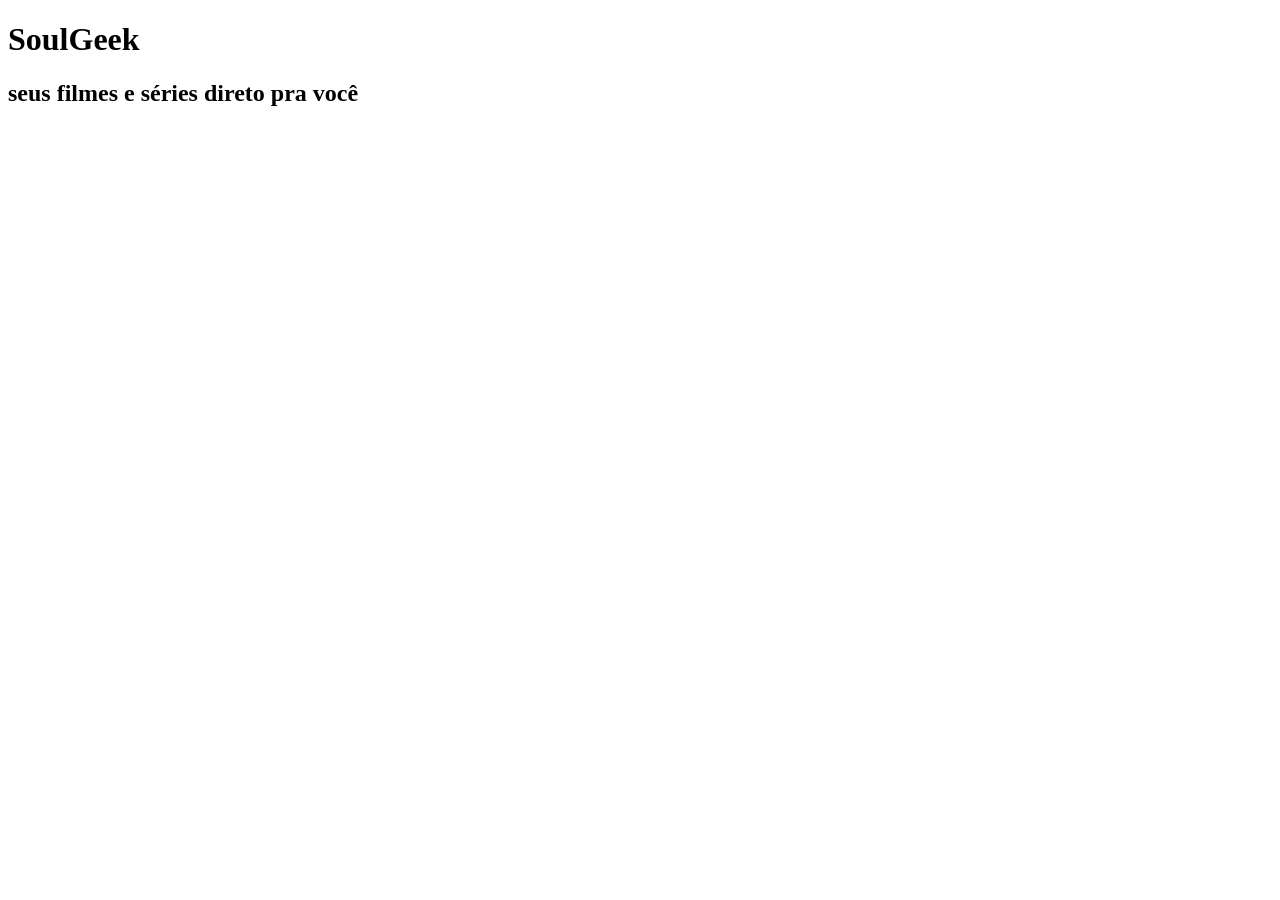
<file: SoulGeek/index.html>
<!DOCTYPE html>
<html lang="pt-br">
<head>
    <meta charset="UTF-8">
    <meta name="viewport" content="width=device-width, initial-scale=1.0">
    <title>Document</title>
</head>
<body>

    <header>
        <h1>SoulGeek</h1>
        <h2>seus filmes e séries direto pra você</h2>
    </header>

    
</body>
</html>
</file>
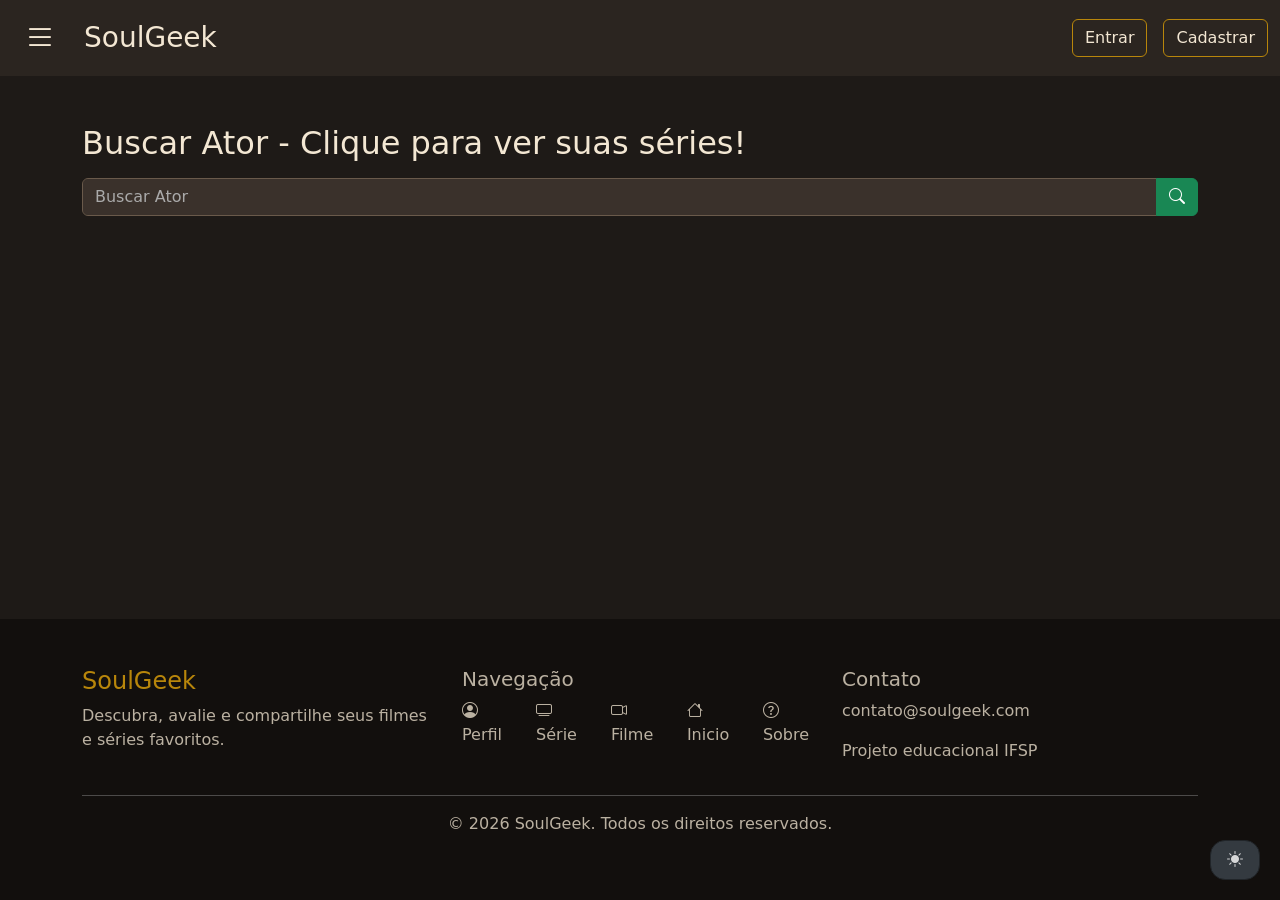
<file: SoulGeek/HTML/ator.html>
<!doctype html>
<html lang="en">

<head>
  <meta charset="UTF-8" />
  <meta name="viewport" content="width=device-width, initial-scale=1.0" />
  <title>SoulGeek - Ator</title>
  <!-- Bootstrap -->
  <link href="https://cdn.jsdelivr.net/npm/bootstrap@5.3.3/dist/css/bootstrap.min.css" rel="stylesheet" />

  <!-- Bootstrap Icons -->
  <link rel="stylesheet" href="https://cdn.jsdelivr.net/npm/bootstrap-icons@1.13.1/font/bootstrap-icons.min.css" />

  <!-- Aplica o tema ANTES do CSS carregar, evitando piscar -->
  <script>
    const _tema = localStorage.getItem('tema');
    if (_tema === 'light') document.documentElement.setAttribute('data-theme', 'light');
  </script>

  <!--CSS-->

  <link rel="stylesheet" href="../Assets/Css/style_padrao.css" />
  <link rel="stylesheet" href="../Assets/Css/style_index.css" />
</head>

<body class="d-flex flex-column min-vh-100">
  <nav class="navbar">
    <div class="container-fluid">
      <!-- ESQUERDA -->
      <div class="d-flex align-items-center gap-3">
        <div id="menu-container">
          <button class="btn border-0">
            <i class="bi bi-list fs-2"></i>
          </button>

          <div id="blur"></div>

          <!-- SIDEBAR -->
          <div id="sidebar">
            
            <a href="index.html" class="d-block text-decoration-none py-2">
              <i class="bi bi-house"></i>
              Início
            </a>

            <a href="perfil.html" class="d-block text-decoration-none py-2">
              <i class="bi bi-person-circle"></i>
              Perfil
            </a>

            <a href="serie.html" class="d-block text-decoration-none py-2">
              <i class="bi bi-tv"></i>
              Série
            </a>

            <a href="filme.html" class="d-block text-decoration-none py-2">
              <i class="bi bi-camera-video"></i>
              Filme
            </a>

            

            <a href="sobre.html" target="_blank" class="d-block text-decoration-none py-2">
              <i class="bi bi-question-circle"></i>
              Sobre
            </a>
          </div>
        </div>

        <h1 class="fs-3 m-0">SoulGeek</h1>
      </div>

      <!-- DIREITA -->
      <div class="d-flex align-items-center gap-3">
        <div id="areaUsuario" class="d-flex align-items-center gap-3">
          <button type="button" class="btn text-nowrap" data-bs-toggle="modal" data-bs-target="#Login"
            data-whatever="@getbootstrap">
            Entrar
          </button>

          <div class="modal fade" id="Login" tabindex="-1">
            <div class="modal-dialog">
              <div class="modal-content">
                <div class="modal-header">
                  <h5 class="modal-title">
                    <i class="bi bi-box-arrow-in-right"></i>
                    Entrar no SoulGeek
                  </h5>

                  <button type="button" class="btn-close" data-bs-dismiss="modal"></button>
                </div>

                <div class="modal-body">
                  <div class="mb-3">
                    <label class="form-label">Email</label>

                    <input type="email" class="form-control" id="loginEmail" placeholder="Digite seu email" />
                  </div>

                  <div class="mb-3">
                    <label class="form-label">Senha</label>

                    <input type="password" class="form-control" id="loginSenha" placeholder="Digite sua senha" />
                  </div>
                  <div class="text-center mt-3">
                    Não possui uma conta?
                    <a href="#" id="abrirCadastro" class="modal-link">Cadastre-se</a>
                  </div>
                </div>

                <div class="modal-footer">
                  <button class="btn w-100" id="btnLogin">
                    Entrar
                  </button>
                </div>
              </div>
            </div>
          </div>

          <button type="button" class="btn text-nowrap" data-bs-toggle="modal" data-bs-target="#SignIn"
            data-whatever="@getbootstrap">
            Cadastrar
          </button>

          <div class="modal fade" id="SignIn" tabindex="-1">
            <div class="modal-dialog">
              <div class="modal-content">
                <div class="modal-header">
                  <h5 class="modal-title">
                    <i class="bi bi-person-plus"></i>
                    Criar Conta
                  </h5>

                  <button type="button" class="btn-close" data-bs-dismiss="modal"></button>
                </div>

                <div class="modal-body">
                  <div class="mb-3">
                    <label class="form-label">Nome</label>

                    <input type="text" class="form-control" id="cadastroNome" placeholder="Digite seu nome" />
                  </div>

                  <div class="mb-3">
                    <label class="form-label">Email</label>

                    <input type="email" class="form-control" id="cadastroEmail" placeholder="Digite seu email" />
                  </div>

                  <div class="mb-3">
                    <label class="form-label">Senha</label>

                    <input type="password" class="form-control" id="cadastroSenha" placeholder="Crie uma senha" />
                  </div>

                  <div class="mb-3">
                    <label class="form-label">Confirmar Senha</label>

                    <input type="password" class="form-control" id="cadastroConfirmacaoSenha"
                      placeholder="Confirme sua senha" />
                  </div>

                  <div class="text-center mt-3">
                    Já possui uma conta?
                    <a href="#" id="abrirLogin" class="modal-link">Entrar</a>
                  </div>
                </div>

                <div class="modal-footer">
                  <button class="btn w-100" id="btnCadastro">
                    Criar Conta
                  </button>
                </div>
              </div>
            </div>
          </div>
        </div>
      </div>
    </div>
  </nav>
  <main class="flex-grow-1" id="main">
    <div class="container py-5">
      <div>
        <h2 class="mb-3">Buscar Ator - Clique para ver suas séries!</h2>
        <div class="input-group">
          <input id="campoBusca" type="text" class="form-control" placeholder="Buscar Ator" />

          <button class="btn btn-success" type="submit" id="btnBusca" onclick="carregarAtor()">
            <i class="bi bi-search"></i>
          </button>
        </div>
      </div>

      <section id="resultados" class="mt-1 row g-4"></section>
    </div>

    <section id="Sombra">
      <input type="checkbox" id="btnClaroEscuro" />
      <label for="btnClaroEscuro" class="slider">
        <div id="fundo" class="btn btn-dark">
          <i id="Sol" class="bi bi-brightness-high-fill"></i>
          <i id="Lua" class="bi bi-moon-stars-fill"></i>
        </div>
      </label>
    </section>

  </main>

  <footer class="footer-bg text-light py-5 mt-5">
    <div class="container">
      <div class="row">
        <div class="col-md-4">
          <h4 class="footer-titulo">SoulGeek</h4>

          <p class="footer-texto">
            Descubra, avalie e compartilhe seus filmes e séries favoritos.
          </p>
        </div>

        <div class="col-md-4">
          <h5 class="footer-texto">Navegação</h5>
          <div class="gap-4 d-flex">
            <a href="perfil.html" class="footer-link">
              <i class="bi bi-person-circle"></i>
              Perfil
            </a>

            <a href="serie.html" class="footer-link">
              <i class="bi bi-tv"></i>
              Série
            </a>

            <a href="filme.html" class="footer-link">
              <i class="bi bi-camera-video"></i>
              Filme
            </a>

            <a href="index.html" class="footer-link">
              <i class="bi bi-house"></i>
              Inicio
            </a>

            <a href="sobre.html" target="_blank" class="footer-link">
              <i class="bi bi-question-circle"></i>
              Sobre
            </a>

          </div>
        </div>

        <div class="col-md-4">
          <h5 class="footer-texto">Contato</h5>

          <p class="footer-texto">contato@soulgeek.com</p>

          <p class="footer-texto">Projeto educacional IFSP</p>
        </div>
      </div>

      <hr />

      <p class="text-center footer-texto">
        © 2026 SoulGeek. Todos os direitos reservados.
      </p>
    </div>
  </footer>
  <script src="https://cdn.jsdelivr.net/npm/bootstrap@5.3.8/dist/js/bootstrap.bundle.min.js"></script>
  <script src="../Assets/Java/ator.js"></script>
  <script src="../Assets/Java/main.js"></script>
</body>

</html>
</file>
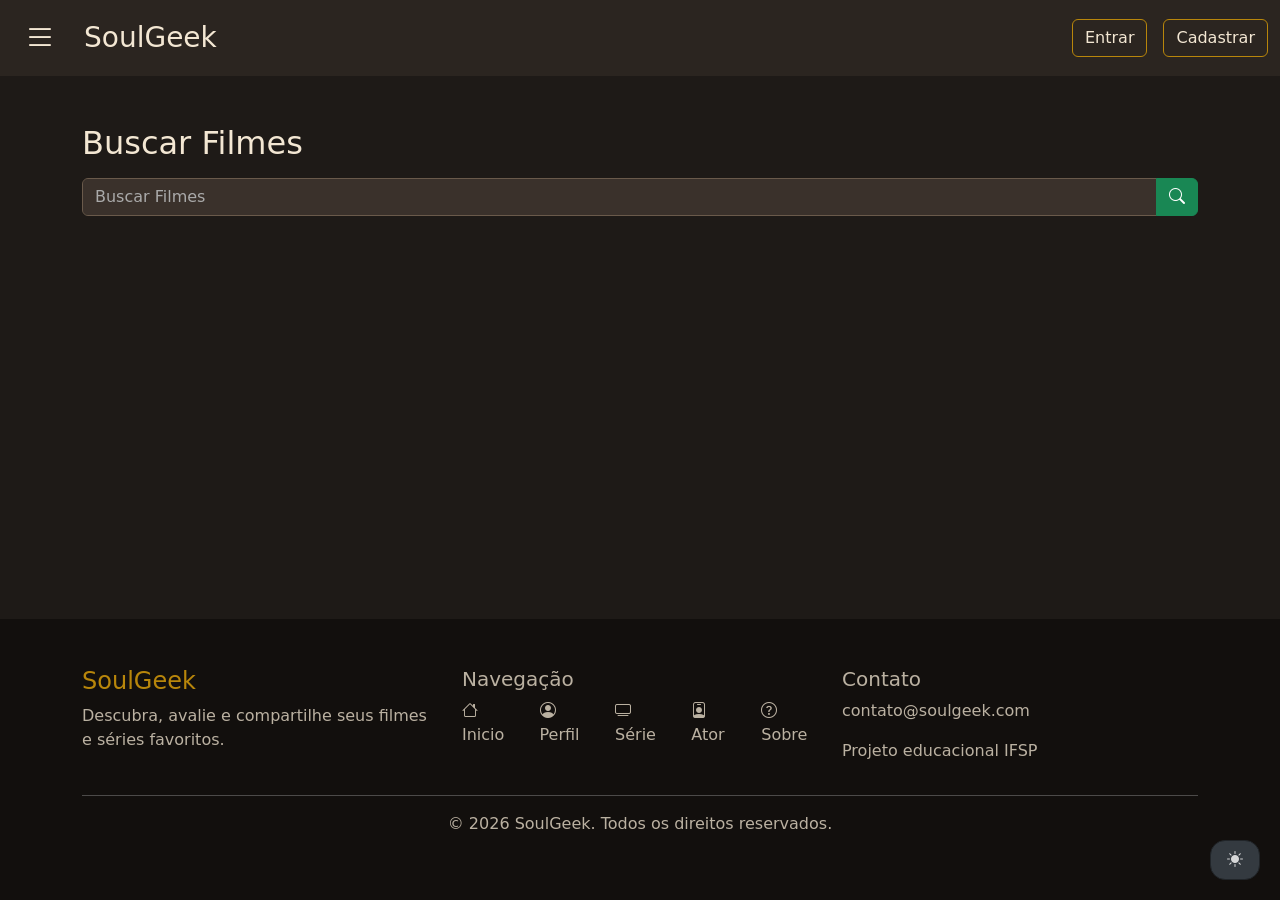
<file: SoulGeek/HTML/filme.html>
<!doctype html>
<html lang="en">

<head>
  <meta charset="UTF-8" />
  <meta name="viewport" content="width=device-width, initial-scale=1.0" />
  <title>SoulGeek - Filme</title>
  <!-- Bootstrap -->
  <link href="https://cdn.jsdelivr.net/npm/bootstrap@5.3.3/dist/css/bootstrap.min.css" rel="stylesheet" />

  <!-- Bootstrap Icons -->
  <link rel="stylesheet" href="https://cdn.jsdelivr.net/npm/bootstrap-icons@1.13.1/font/bootstrap-icons.min.css" />

  <!-- Aplica o tema ANTES do CSS carregar, evitando piscar -->
  <script>
    const _tema = localStorage.getItem('tema');
    if (_tema === 'light') document.documentElement.setAttribute('data-theme', 'light');
  </script>

  <!--CSS-->

  <link rel="stylesheet" href="../Assets/Css/style_padrao.css" />
  <link rel="stylesheet" href="../Assets/Css/style_index.css" />
</head>

<body class="d-flex flex-column min-vh-100">
  <nav class="navbar">
    <div class="container-fluid">
      <!-- ESQUERDA -->
      <div class="d-flex align-items-center gap-3">
        <div id="menu-container">
          <button class="btn border-0">
            <i class="bi bi-list fs-2"></i>
          </button>

          <div id="blur"></div>

          <!-- SIDEBAR -->
          <div id="sidebar">
            <a href="index.html" class="d-block text-decoration-none py-2">
              <i class="bi bi-house"></i>
              Início
            </a>

            <a href="perfil.html" class="d-block text-decoration-none py-2">
              <i class="bi bi-person-circle"></i>
              Perfil
            </a>

            <a href="serie.html" class="d-block text-decoration-none py-2">
              <i class="bi bi-tv"></i>
              Série
            </a>

            <a href="ator.html" class="d-block text-decoration-none py-2">
              <i class="bi bi-person-badge"></i>
              Ator
            </a>

            <a href="sobre.html" class="d-block text-decoration-none py-2">
              <i class="bi bi-question-circle"></i>
              Sobre
            </a>
          </div>
        </div>

        <h1 class="fs-3 m-0">SoulGeek</h1>
      </div>

      <!-- DIREITA -->
      <div class="d-flex align-items-center gap-3">
        <div id="areaUsuario" class="d-flex align-items-center gap-3">
          <button type="button" class="btn text-nowrap" data-bs-toggle="modal" data-bs-target="#Login"
            data-whatever="@getbootstrap">
            Entrar
          </button>

          <div class="modal fade" id="Login" tabindex="-1">
            <div class="modal-dialog">
              <div class="modal-content">
                <div class="modal-header">
                  <h5 class="modal-title">
                    <i class="bi bi-box-arrow-in-right"></i>
                    Entrar no SoulGeek
                  </h5>

                  <button type="button" class="btn-close" data-bs-dismiss="modal"></button>
                </div>

                <div class="modal-body">
                  <div class="mb-3">
                    <label class="form-label">Email</label>

                    <input type="email" class="form-control" id="loginEmail" placeholder="Digite seu email" />
                  </div>

                  <div class="mb-3">
                    <label class="form-label">Senha</label>

                    <input type="password" class="form-control" id="loginSenha" placeholder="Digite sua senha" />
                  </div>
                  <div class="text-center mt-3">
                    Não possui uma conta?
                    <a href="#" id="abrirCadastro" class="modal-link">Cadastre-se</a>
                  </div>
                </div>

                <div class="modal-footer">
                  <button class="btn w-100" id="btnLogin">
                    Entrar
                  </button>
                </div>
              </div>
            </div>
          </div>

          <button type="button" class="btn text-nowrap" data-bs-toggle="modal" data-bs-target="#SignIn"
            data-whatever="@getbootstrap">
            Cadastrar
          </button>

          <div class="modal fade" id="SignIn" tabindex="-1">
            <div class="modal-dialog">
              <div class="modal-content">
                <div class="modal-header">
                  <h5 class="modal-title">
                    <i class="bi bi-person-plus"></i>
                    Criar Conta
                  </h5>

                  <button type="button" class="btn-close" data-bs-dismiss="modal"></button>
                </div>

                <div class="modal-body">
                  <div class="mb-3">
                    <label class="form-label">Nome</label>

                    <input type="text" class="form-control" id="cadastroNome" placeholder="Digite seu nome" />
                  </div>

                  <div class="mb-3">
                    <label class="form-label">Email</label>

                    <input type="email" class="form-control" id="cadastroEmail" placeholder="Digite seu email" />
                  </div>

                  <div class="mb-3">
                    <label class="form-label">Senha</label>

                    <input type="password" class="form-control" id="cadastroSenha" placeholder="Crie uma senha" />
                  </div>

                  <div class="mb-3">
                    <label class="form-label">Confirmar Senha</label>

                    <input type="password" class="form-control" id="cadastroConfirmacaoSenha"
                      placeholder="Confirme sua senha" />
                  </div>

                  <div class="text-center mt-3">
                    Já possui uma conta?
                    <a href="#" id="abrirLogin" class="modal-link">Entrar</a>
                  </div>
                </div>

                <div class="modal-footer">
                  <button class="btn w-100" id="btnCadastro">
                    Criar Conta
                  </button>
                </div>
              </div>
            </div>
          </div>
        </div>
      </div>
    </div>
  </nav>
  <main class="flex-grow-1" id="main">
    <div class="container py-5">
      <div>
        <h2 class="mb-3">Buscar Filmes</h2>
        <div class="input-group">
          <input id="campoBusca" type="text" class="form-control" placeholder="Buscar Filmes" />

          <button class="btn btn-success" type="submit" id="btnBusca" onclick="carregarFilmes()">
            <i class="bi bi-search"></i>
          </button>
        </div>
      </div>

      <section id="resultados" class="mt-1 row g-4"></section>
    </div>

    <section id="Sombra">
      <input type="checkbox" id="btnClaroEscuro" />
      <label for="btnClaroEscuro" class="slider">
        <div id="fundo" class="btn btn-dark">
          <i id="Sol" class="bi bi-brightness-high-fill"></i>
          <i id="Lua" class="bi bi-moon-stars-fill"></i>
        </div>
      </label>
    </section>

  </main>

  <footer class="footer-bg text-light py-5 mt-5">
    <div class="container">
      <div class="row">
        <div class="col-md-4">
          <h4 class="footer-titulo">SoulGeek</h4>

          <p class="footer-texto">
            Descubra, avalie e compartilhe seus filmes e séries favoritos.
          </p>
        </div>

        <div class="col-md-4">
          <h5 class="footer-texto">Navegação</h5>
          <div class="gap-4 d-flex">
            
            <a href="index.html" class="footer-link">
              <i class="bi bi-house"></i>
              Inicio
            </a>

            <a href="perfil.html" class="footer-link">
              <i class="bi bi-person-circle"></i>
              Perfil
            </a>

            <a href="serie.html" class="footer-link">
              <i class="bi bi-tv"></i>
              Série
            </a>

            <a href="ator.html" class="footer-link">
              <i class="bi bi-person-badge"></i>
              Ator
            </a>            

            <a href="sobre.html" target="_blank" class="footer-link">
              <i class="bi bi-question-circle"></i>
              Sobre
            </a>

          </div>
        </div>

        <div class="col-md-4">
          <h5 class="footer-texto">Contato</h5>

          <p class="footer-texto">contato@soulgeek.com</p>

          <p class="footer-texto">Projeto educacional IFSP</p>
        </div>
      </div>

      <hr />

      <p class="text-center footer-texto">
        © 2026 SoulGeek. Todos os direitos reservados.
      </p>
    </div>
  </footer>
  <script src="https://cdn.jsdelivr.net/npm/bootstrap@5.3.8/dist/js/bootstrap.bundle.min.js"></script>
  <script src="../Assets/Java/filme.js"></script>
  <script src="../Assets/Java/main.js"></script>
</body>

</html>
</file>
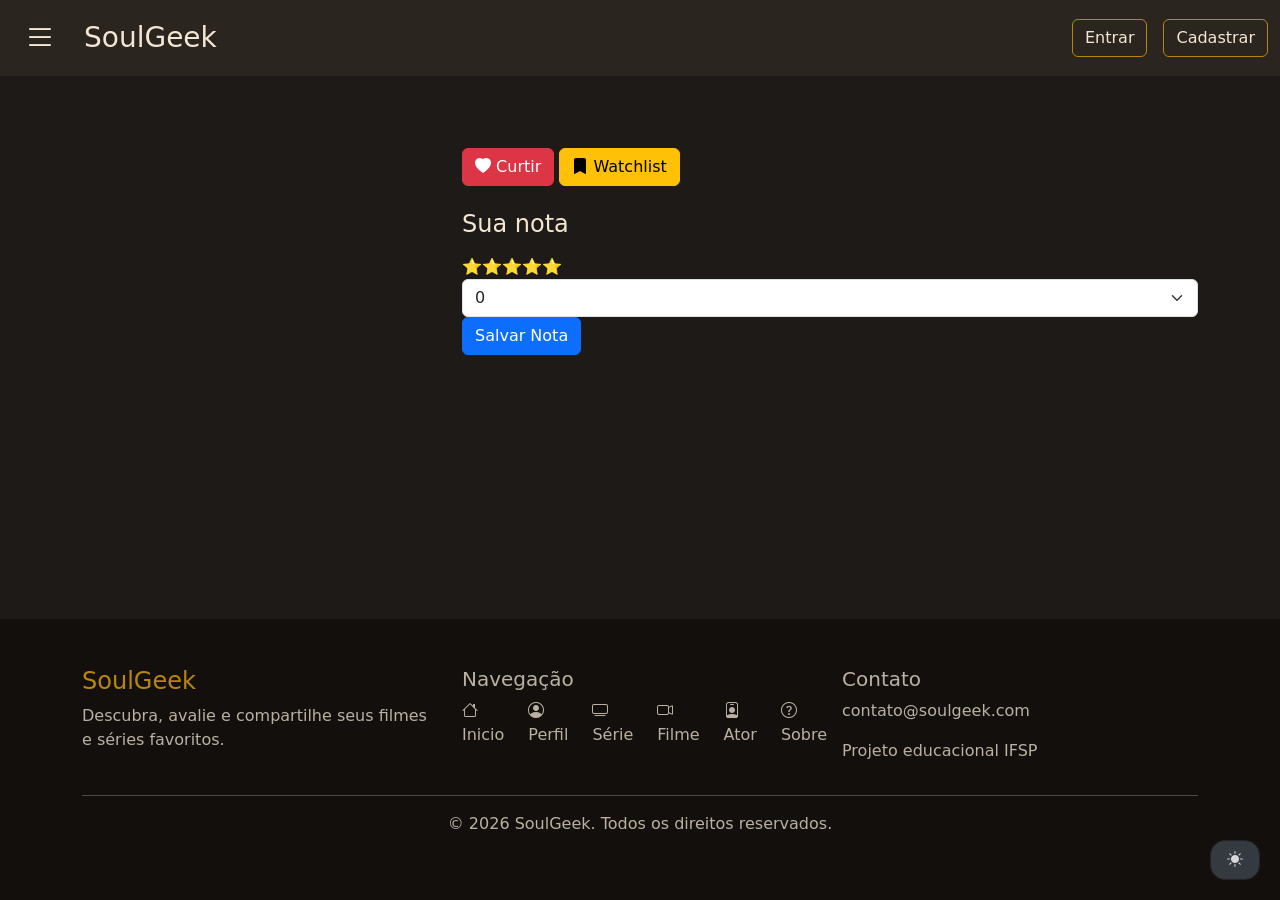
<file: SoulGeek/HTML/media.html>
<!doctype html>
<html lang="en">

<head>
  <meta charset="UTF-8" />
  <meta name="viewport" content="width=device-width, initial-scale=1.0" />
  <title>SoulGeek - Media</title>

  <!-- Bootstrap -->
  <link href="https://cdn.jsdelivr.net/npm/bootstrap@5.3.3/dist/css/bootstrap.min.css" rel="stylesheet" />

  <!-- Bootstrap Icons -->
  <link rel="stylesheet" href="https://cdn.jsdelivr.net/npm/bootstrap-icons@1.13.1/font/bootstrap-icons.min.css" />

  <!-- Aplica o tema ANTES do CSS carregar, evitando piscar -->
  <script>
    const _tema = localStorage.getItem("tema");
    if (_tema === "light")
      document.documentElement.setAttribute("data-theme", "light");
  </script>

  <!--CSS-->
  <link rel="stylesheet" href="../Assets/Css/style_padrao.css" />
  <link rel="stylesheet" href="../Assets/Css/style_index.css" />
</head>

<body class="d-flex flex-column min-vh-100">
  <nav class="navbar">
    <div class="container-fluid">
      <!-- ESQUERDA -->
      <div class="d-flex align-items-center gap-3">
        <div id="menu-container">
          <button class="btn border-0">
            <i class="bi bi-list fs-2"></i>
          </button>

          <div id="blur"></div>

          <!-- SIDEBAR -->
          <div id="sidebar">
            
            <a href="index.html" class="d-block text-decoration-none py-2">
              <i class="bi bi-house"></i>
              Início
            </a>

            <a href="perfil.html" class="d-block text-decoration-none py-2">
              <i class="bi bi-person-circle"></i>
              Perfil
            </a>

            <a href="serie.html" class="d-block text-decoration-none py-2">
              <i class="bi bi-tv"></i>
              Série
            </a>

            <a href="filme.html" class="d-block text-decoration-none py-2">
              <i class="bi bi-camera-video"></i>
              Filme
            </a>

            <a href="ator.html" class="d-block text-decoration-none py-2">
              <i class="bi bi-person-badge"></i>
              Ator
            </a>

            <a href="sobre.html" target="_blank" class="d-block text-decoration-none py-2">
              <i class="bi bi-question-circle"></i>
              Sobre
            </a>
          </div>
        </div>

        <h1 class="fs-3 m-0">SoulGeek</h1>
      </div>

      <!-- DIREITA -->
      <div class="d-flex align-items-center gap-3">
        <div id="areaUsuario" class="d-flex align-items-center gap-3">
          <button type="button" class="btn" data-bs-toggle="modal" data-bs-target="#Login"
            data-whatever="@getbootstrap">
            Entrar
          </button>

          <div class="modal fade" id="Login" tabindex="-1">
            <div class="modal-dialog">
              <div class="modal-content">
                <div class="modal-header">
                  <h5 class="modal-title">
                    <i class="bi bi-box-arrow-in-right"></i>
                    Entrar no SoulGeek
                  </h5>

                  <button type="button" class="btn-close" data-bs-dismiss="modal"></button>
                </div>

                <div class="modal-body">
                  <div class="mb-3">
                    <label class="form-label">Email</label>

                    <input type="email" class="form-control" id="loginEmail" placeholder="Digite seu email" />
                  </div>

                  <div class="mb-3">
                    <label class="form-label">Senha</label>

                    <input type="password" class="form-control" id="loginSenha" placeholder="Digite sua senha" />
                  </div>
                  <div class="text-center mt-3">
                    Não possui uma conta?
                    <a href="#" id="abrirCadastro" class="modal-link">Cadastre-se</a>
                  </div>
                </div>

                <div class="modal-footer">
                  <button class="btn w-100" id="btnLogin">
                    Entrar
                  </button>
                </div>
              </div>
            </div>
          </div>

          <button type="button" class="btn text-nowrap" data-bs-toggle="modal" data-bs-target="#SignIn"
            data-whatever="@getbootstrap">
            Cadastrar
          </button>

          <div class="modal fade" id="SignIn" tabindex="-1">
            <div class="modal-dialog">
              <div class="modal-content">
                <div class="modal-header">
                  <h5 class="modal-title">
                    <i class="bi bi-person-plus"></i>
                    Criar Conta
                  </h5>

                  <button type="button" class="btn-close" data-bs-dismiss="modal"></button>
                </div>

                <div class="modal-body">
                  <div class="mb-3">
                    <label class="form-label">Nome</label>

                    <input type="text" class="form-control" id="cadastroNome" placeholder="Digite seu nome" />
                  </div>

                  <div class="mb-3">
                    <label class="form-label">Email</label>

                    <input type="email" class="form-control" id="cadastroEmail" placeholder="Digite seu email" />
                  </div>

                  <div class="mb-3">
                    <label class="form-label">Senha</label>

                    <input type="password" class="form-control" id="cadastroSenha" placeholder="Crie uma senha" />
                  </div>

                  <div class="mb-3">
                    <label class="form-label">Confirmar Senha</label>

                    <input type="password" class="form-control" id="cadastroConfirmacaoSenha"
                      placeholder="Confirme sua senha" />
                  </div>

                  <div class="text-center mt-3">
                    Já possui uma conta?
                    <a href="#" id="abrirLogin" class="modal-link">Entrar</a>
                  </div>
                </div>

                <div class="modal-footer">
                  <button class="btn w-100" id="btnCadastro">
                    Criar Conta
                  </button>
                </div>
              </div>
            </div>
          </div>
        </div>
      </div>
    </div>
  </nav>
  <main class="flex-grow-1">
    <div class="container mt-5">
      <div class="row">
        <div class="col-md-4">
          <img id="imagem" class="img-fluid" />
        </div>

        <div class="col-md-8">
          <div id="info">
            <h3 id="generos"></h3>
            <h1 id="titulo"></h1>
          </div>

          <p id="descricao"></p>

          <div id="interacoesUsuario">
            <div class="mt-4">
              <button id="btnLike" class="btn btn-danger">
                <i class="bi bi-heart-fill"></i>
                Curtir
              </button>

              <button id="btnWatchlist" class="btn btn-warning">
                <i class="bi bi-bookmark-fill"></i>
                Watchlist
              </button>
            </div>

            <div class="mt-4">
              <h4>Sua nota</h4>
              <p id="notaExibida"></p>

              ⭐⭐⭐⭐⭐
            </div>
            <select id="notaUsuario" class="form-select">
              <option value="0">0</option>
              <option value="1">1</option>
              <option value="2">2</option>
              <option value="3">3</option>
              <option value="4">4</option>
              <option value="5">5</option>
            </select>
            <button id="btnSalvarNota" class="btn btn-primary">
              Salvar Nota
            </button>
          </div>


        </div>
      </div>
    </div>
    <section id="Sombra">
      <input type="checkbox" id="btnClaroEscuro" />
      <label for="btnClaroEscuro" class="slider">
        <div id="fundo" class="btn btn-dark">
          <i id="Sol" class="bi bi-brightness-high-fill"></i>
          <i id="Lua" class="bi bi-moon-stars-fill"></i>
        </div>
      </label>
    </section>
  </main>

  <footer class="footer-bg text-light py-5 mt-5">
    <div class="container">
      <div class="row">
        <div class="col-md-4">
          <h4 class="footer-titulo">SoulGeek</h4>

          <p class="footer-texto">
            Descubra, avalie e compartilhe seus filmes e séries favoritos.
          </p>
        </div>

        <div class="col-md-4">
          <h5 class="footer-texto">Navegação</h5>
          <div class="gap-4 d-flex">

            <a href="index.html" class="footer-link">
              <i class="bi bi-house"></i>
              Inicio
            </a>

            <a href="perfil.html" class="footer-link">
              <i class="bi bi-person-circle"></i>
              Perfil
            </a>

            <a href="serie.html" class="footer-link">
              <i class="bi bi-tv"></i>
              Série
            </a>

            <a href="filme.html" class="footer-link">
              <i class="bi bi-camera-video"></i>
              Filme
            </a>

            <a href="ator.html" class="footer-link">
              <i class="bi bi-person-badge"></i>
              Ator
            </a>

            <a href="sobre.html" target="_blank" class="footer-link">
              <i class="bi bi-question-circle"></i>
              Sobre
            </a>

          </div>
        </div>

        <div class="col-md-4">
          <h5 class="footer-texto">Contato</h5>

          <p class="footer-texto">contato@soulgeek.com</p>

          <p class="footer-texto">Projeto educacional IFSP</p>
        </div>
      </div>

      <hr />

      <p class="text-center footer-texto">
        © 2026 SoulGeek. Todos os direitos reservados.
      </p>
    </div>
  </footer>

  <!-- Bootstrap JS -->
  <script src="https://cdn.jsdelivr.net/npm/bootstrap@5.3.8/dist/js/bootstrap.bundle.min.js"></script>

  <script src="../Assets/Java/main.js"></script>

  <script src="../Assets/Java/serie.js"></script>

  <script src="../Assets/Java/media.js"></script>
</body>

</html>
</file>
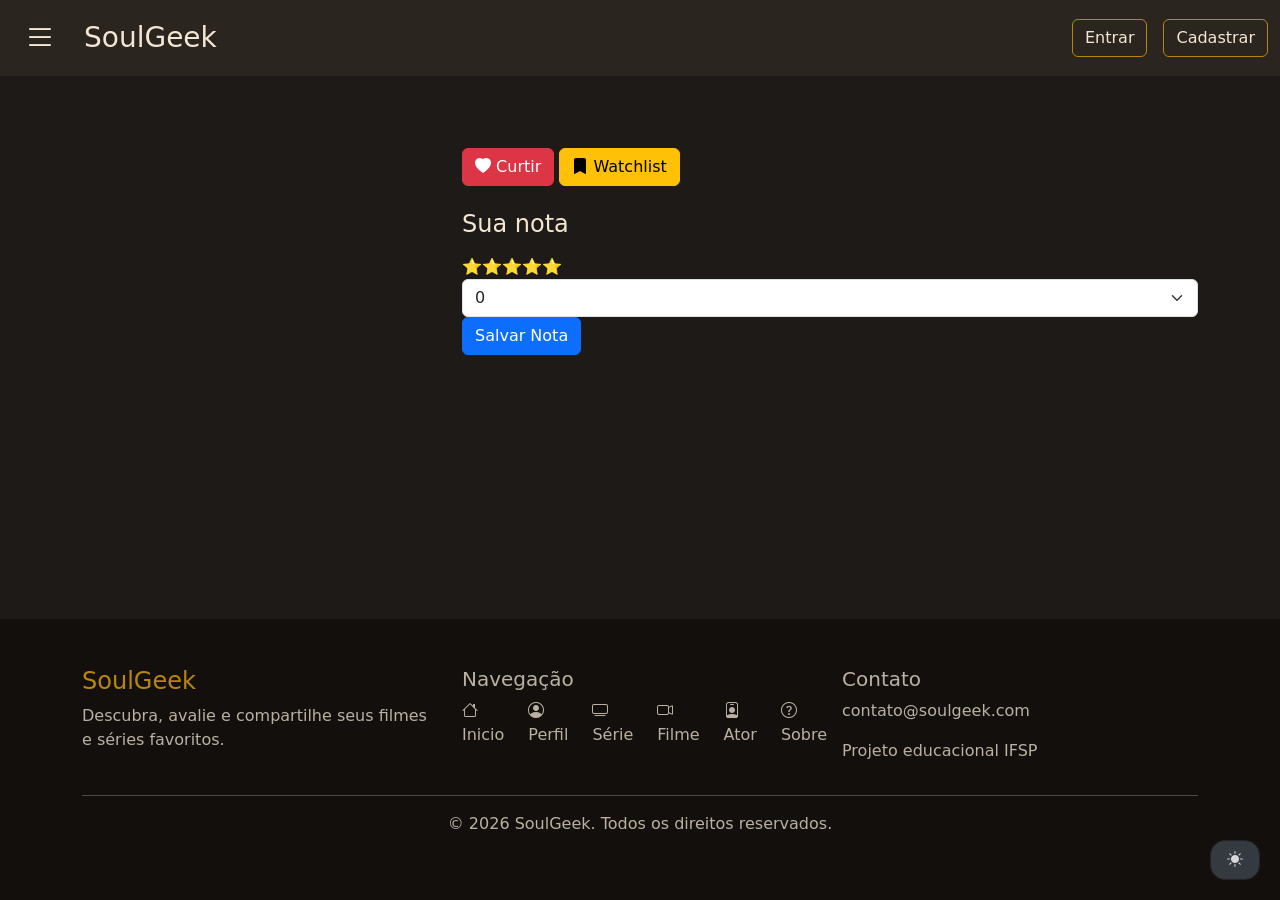
<file: SoulGeek/HTML/mediaFilme.html>
<!doctype html>
<html lang="en">

<head>
  <meta charset="UTF-8" />
  <meta name="viewport" content="width=device-width, initial-scale=1.0" />
  <title>SoulGeek - Media Filme</title>

  <!-- Bootstrap -->
  <link href="https://cdn.jsdelivr.net/npm/bootstrap@5.3.3/dist/css/bootstrap.min.css" rel="stylesheet" />

  <!-- Bootstrap Icons -->
  <link rel="stylesheet" href="https://cdn.jsdelivr.net/npm/bootstrap-icons@1.13.1/font/bootstrap-icons.min.css" />

  <!-- Aplica o tema ANTES do CSS carregar, evitando piscar -->
  <script>
    const _tema = localStorage.getItem("tema");
    if (_tema === "light")
      document.documentElement.setAttribute("data-theme", "light");
  </script>

  <!--CSS-->
  <link rel="stylesheet" href="../Assets/Css/style_padrao.css" />
  <link rel="stylesheet" href="../Assets/Css/style_index.css" />
</head>

<body class="d-flex flex-column min-vh-100">
  <nav class="navbar">
    <div class="container-fluid">
      <!-- ESQUERDA -->
      <div class="d-flex align-items-center gap-3">
        <div id="menu-container">
          <button class="btn border-0">
            <i class="bi bi-list fs-2"></i>
          </button>

          <div id="blur"></div>

          <!-- SIDEBAR -->
          <div id="sidebar">
            
            <a href="index.html" class="d-block text-decoration-none py-2">
              <i class="bi bi-house"></i>
              Início
            </a>

            <a href="perfil.html" class="d-block text-decoration-none py-2">
              <i class="bi bi-person-circle"></i>
              Perfil
            </a>

            <a href="serie.html" class="d-block text-decoration-none py-2">
              <i class="bi bi-tv"></i>
              Série
            </a>

            <a href="filme.html" class="d-block text-decoration-none py-2">
              <i class="bi bi-camera-video"></i>
              Filme
            </a>

            <a href="ator.html" class="d-block text-decoration-none py-2">
              <i class="bi bi-person-badge"></i>
              Ator
            </a>

            <a href="sobre.html" target="_blank" class="d-block text-decoration-none py-2">
              <i class="bi bi-question-circle"></i>
              Sobre
            </a>
          </div>
        </div>

        <h1 class="fs-3 m-0">SoulGeek</h1>
      </div>

      <!-- DIREITA -->
      <div class="d-flex align-items-center gap-3">
        <div id="areaUsuario" class="d-flex align-items-center gap-3">
          <button type="button" class="btn" data-bs-toggle="modal" data-bs-target="#Login"
            data-whatever="@getbootstrap">
            Entrar
          </button>

          <div class="modal fade" id="Login" tabindex="-1">
            <div class="modal-dialog">
              <div class="modal-content">
                <div class="modal-header">
                  <h5 class="modal-title">
                    <i class="bi bi-box-arrow-in-right"></i>
                    Entrar no SoulGeek
                  </h5>

                  <button type="button" class="btn-close" data-bs-dismiss="modal"></button>
                </div>

                <div class="modal-body">
                  <div class="mb-3">
                    <label class="form-label">Email</label>

                    <input type="email" class="form-control" id="loginEmail" placeholder="Digite seu email" />
                  </div>

                  <div class="mb-3">
                    <label class="form-label">Senha</label>

                    <input type="password" class="form-control" id="loginSenha" placeholder="Digite sua senha" />
                  </div>
                  <div class="text-center mt-3">
                    Não possui uma conta?
                    <a href="#" id="abrirCadastro" class="modal-link">Cadastre-se</a>
                  </div>
                </div>

                <div class="modal-footer">
                  <button class="btn w-100" id="btnLogin">
                    Entrar
                  </button>
                </div>
              </div>
            </div>
          </div>

          <button type="button" class="btn text-nowrap" data-bs-toggle="modal" data-bs-target="#SignIn"
            data-whatever="@getbootstrap">
            Cadastrar
          </button>

          <div class="modal fade" id="SignIn" tabindex="-1">
            <div class="modal-dialog">
              <div class="modal-content">
                <div class="modal-header">
                  <h5 class="modal-title">
                    <i class="bi bi-person-plus"></i>
                    Criar Conta
                  </h5>

                  <button type="button" class="btn-close" data-bs-dismiss="modal"></button>
                </div>

                <div class="modal-body">
                  <div class="mb-3">
                    <label class="form-label">Nome</label>

                    <input type="text" class="form-control" id="cadastroNome" placeholder="Digite seu nome" />
                  </div>

                  <div class="mb-3">
                    <label class="form-label">Email</label>

                    <input type="email" class="form-control" id="cadastroEmail" placeholder="Digite seu email" />
                  </div>

                  <div class="mb-3">
                    <label class="form-label">Senha</label>

                    <input type="password" class="form-control" id="cadastroSenha" placeholder="Crie uma senha" />
                  </div>

                  <div class="mb-3">
                    <label class="form-label">Confirmar Senha</label>

                    <input type="password" class="form-control" id="cadastroConfirmacaoSenha"
                      placeholder="Confirme sua senha" />
                  </div>

                  <div class="text-center mt-3">
                    Já possui uma conta?
                    <a href="#" id="abrirLogin" class="modal-link">Entrar</a>
                  </div>
                </div>

                <div class="modal-footer">
                  <button class="btn w-100" id="btnCadastro">
                    Criar Conta
                  </button>
                </div>
              </div>
            </div>
          </div>
        </div>
      </div>
    </div>
  </nav>
  <main class="flex-grow-1">
    <div class="container mt-5">
      <div class="row">
        <div class="col-md-4">
          <img id="imagem" class="img-fluid" />
        </div>

        <div class="col-md-8">
          <div id="info">
            <h3 id="generos"></h3>
            <h1 id="titulo"></h1>
          </div>

          <p id="descricao"></p>

          <div id="interacoesUsuario">
            <div class="mt-4">
              <button id="btnLike" class="btn btn-danger">
                <i class="bi bi-heart-fill"></i>
                Curtir
              </button>

              <button id="btnWatchlist" class="btn btn-warning">
                <i class="bi bi-bookmark-fill"></i>
                Watchlist
              </button>
            </div>

            <div class="mt-4">
              <h4>Sua nota</h4>
              <p id="notaExibida"></p>

              ⭐⭐⭐⭐⭐
            </div>
            <select id="notaUsuario" class="form-select">
              <option value="0">0</option>
              <option value="1">1</option>
              <option value="2">2</option>
              <option value="3">3</option>
              <option value="4">4</option>
              <option value="5">5</option>
            </select>
            <button id="btnSalvarNota" class="btn btn-primary">
              Salvar Nota
            </button>
          </div>


        </div>
      </div>
    </div>
    <section id="Sombra">
      <input type="checkbox" id="btnClaroEscuro" />
      <label for="btnClaroEscuro" class="slider">
        <div id="fundo" class="btn btn-dark">
          <i id="Sol" class="bi bi-brightness-high-fill"></i>
          <i id="Lua" class="bi bi-moon-stars-fill"></i>
        </div>
      </label>
    </section>
  </main>

  <footer class="footer-bg text-light py-5 mt-5">
    <div class="container">
      <div class="row">
        <div class="col-md-4">
          <h4 class="footer-titulo">SoulGeek</h4>

          <p class="footer-texto">
            Descubra, avalie e compartilhe seus filmes e séries favoritos.
          </p>
        </div>

        <div class="col-md-4">
          <h5 class="footer-texto">Navegação</h5>
          <div class="gap-4 d-flex">

            <a href="index.html" class="footer-link">
              <i class="bi bi-house"></i>
              Inicio
            </a>

            <a href="perfil.html" class="footer-link">
              <i class="bi bi-person-circle"></i>
              Perfil
            </a>

            <a href="serie.html" class="footer-link">
              <i class="bi bi-tv"></i>
              Série
            </a>

            <a href="filme.html" class="footer-link">
              <i class="bi bi-camera-video"></i>
              Filme
            </a>

            <a href="ator.html" class="footer-link">
              <i class="bi bi-person-badge"></i>
              Ator
            </a>

            <a href="sobre.html" target="_blank" class="footer-link">
              <i class="bi bi-question-circle"></i>
              Sobre
            </a>

          </div>
        </div>

        <div class="col-md-4">
          <h5 class="footer-texto">Contato</h5>

          <p class="footer-texto">contato@soulgeek.com</p>

          <p class="footer-texto">Projeto educacional IFSP</p>
        </div>
      </div>

      <hr />

      <p class="text-center footer-texto">
        © 2026 SoulGeek. Todos os direitos reservados.
      </p>
    </div>
  </footer>

  <!-- Bootstrap JS -->
  <script src="https://cdn.jsdelivr.net/npm/bootstrap@5.3.8/dist/js/bootstrap.bundle.min.js"></script>

  <script src="../Assets/Java/main.js"></script>

  <script src="../Assets/Java/filme.js"></script>

  <script src="../Assets/Java/mediaFilme.js"></script>
</body>

</html>
</file>
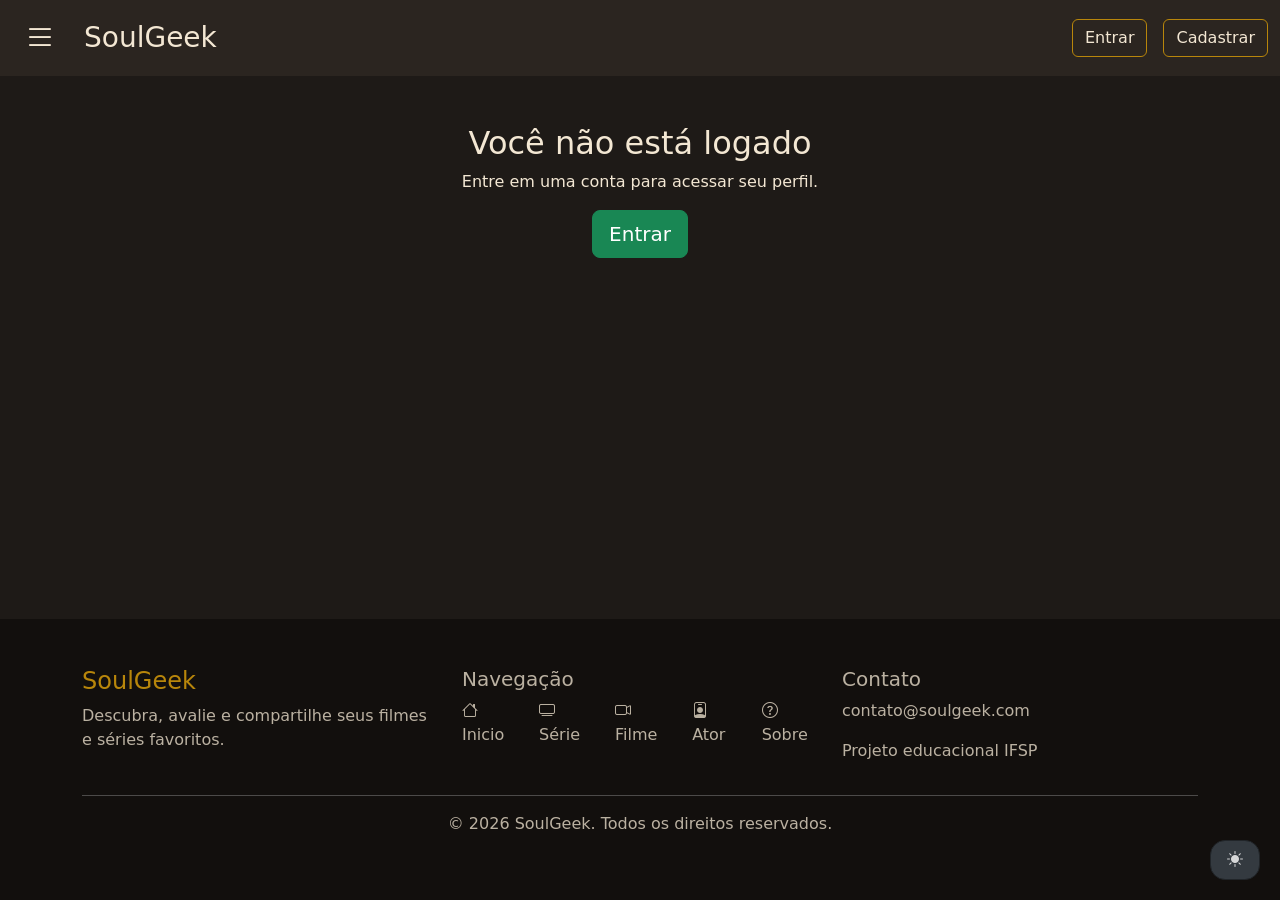
<file: SoulGeek/HTML/perfil.html>
<!doctype html>
<html lang="pt-br">

<head>
  <meta charset="UTF-8" />
  <meta name="viewport" content="width=device-width, initial-scale=1.0" />
  <title>SoulGeek - Perfil</title>
  <!-- Bootstrap -->
  <link href="https://cdn.jsdelivr.net/npm/bootstrap@5.3.3/dist/css/bootstrap.min.css" rel="stylesheet" />

  <!-- Bootstrap Icons -->
  <link rel="stylesheet" href="https://cdn.jsdelivr.net/npm/bootstrap-icons@1.13.1/font/bootstrap-icons.min.css" />

  <script>
    const _tema = localStorage.getItem("tema");
    if (_tema === "light")
      document.documentElement.setAttribute("data-theme", "light");
  </script>

  <!--CSS-->
  <link rel="stylesheet" href="../Assets/Css/style_index.css" />
  <link rel="stylesheet" href="../Assets/Css/style_padrao.css" />
</head>

<body class="d-flex flex-column min-vh-100">
  <nav class="navbar">
    <div class="container-fluid">
      <!-- ESQUERDA -->
      <div class="d-flex align-items-center gap-3">
        <div id="menu-container">
          <button class="btn border-0">
            <i class="bi bi-list fs-2"></i>
          </button>

          <div id="blur"></div>

          <!-- SIDEBAR -->
          <div id="sidebar">
            
            <a href="index.html" class="d-block text-decoration-none py-2">
              <i class="bi bi-house"></i>
              Início
            </a>

            <a href="serie.html" class="d-block text-decoration-none py-2">
              <i class="bi bi-tv"></i>
              Série
            </a>

            <a href="filme.html" class="d-block text-decoration-none py-2">
              <i class="bi bi-camera-video"></i>
              Filme
            </a>

            <a href="ator.html" class="d-block text-decoration-none py-2">
              <i class="bi bi-person-badge"></i>
              Ator
            </a>

            <a href="sobre.html" target="_blank" class="d-block text-decoration-none py-2">
              <i class="bi bi-question-circle"></i>
              Sobre
            </a>
          </div>
        </div>

        <h1 class="fs-3 m-0">SoulGeek</h1>
      </div>

      <!-- DIREITA -->
      <div class="d-flex align-items-center gap-3">
        <div id="areaUsuario" class="d-flex align-items-center gap-3">
          <button type="button" class="btn text-nowrap" data-bs-toggle="modal" data-bs-target="#Login"
            data-whatever="@getbootstrap">
            Entrar
          </button>
          <div class="modal fade" id="Login" tabindex="-1">
            <div class="modal-dialog">
              <div class="modal-content">
                <div class="modal-header">
                  <h5 class="modal-title">
                    <i class="bi bi-box-arrow-in-right"></i>
                    Entrar no SoulGeek
                  </h5>

                  <button type="button" class="btn-close" data-bs-dismiss="modal"></button>
                </div>

                <div class="modal-body">
                  <div class="mb-3">
                    <label class="form-label">Email</label>

                    <input type="email" class="form-control" id="loginEmail" placeholder="Digite seu email" />
                  </div>

                  <div class="mb-3">
                    <label class="form-label">Senha</label>

                    <input type="password" class="form-control" id="loginSenha" placeholder="Digite sua senha" />
                  </div>
                  <div class="text-center mt-3">
                    Não possui uma conta?
                    <a href="#" id="abrirCadastro" class="modal-link">Cadastre-se</a>
                  </div>
                </div>

                <div class="modal-footer">
                  <button class="btn w-100" id="btnLogin">
                    Entrar
                  </button>
                </div>
              </div>
            </div>
          </div>



          <button type="button" class="btn text-nowrap" data-bs-toggle="modal" data-bs-target="#SignIn"
            data-whatever="@getbootstrap">
            Cadastrar
          </button>

          <div class="modal fade" id="SignIn" tabindex="-1">
            <div class="modal-dialog">
              <div class="modal-content">
                <div class="modal-header">
                  <h5 class="modal-title">
                    <i class="bi bi-person-plus"></i>
                    Criar Conta
                  </h5>

                  <button type="button" class="btn-close" data-bs-dismiss="modal"></button>
                </div>

                <div class="modal-body">
                  <div class="mb-3">
                    <label class="form-label">Nome</label>

                    <input type="text" class="form-control" id="cadastroNome" placeholder="Digite seu nome" />
                  </div>

                  <div class="mb-3">
                    <label class="form-label">Email</label>

                    <input type="email" class="form-control" id="cadastroEmail" placeholder="Digite seu email" />
                  </div>

                  <div class="mb-3">
                    <label class="form-label">Senha</label>

                    <input type="password" class="form-control" id="cadastroSenha" placeholder="Crie uma senha" />
                  </div>

                  <div class="mb-3">
                    <label class="form-label">Confirmar Senha</label>

                    <input type="password" class="form-control" id="cadastroConfirmacaoSenha"
                      placeholder="Confirme sua senha" />
                  </div>

                  <div class="text-center mt-3">
                    Já possui uma conta?
                    <a href="#" id="abrirLogin" class="modal-link">Entrar</a>
                  </div>
                </div>

                <div class="modal-footer">
                  <button class="btn w-100" id="btnCadastro">
                    Criar Conta
                  </button>
                </div>
              </div>
            </div>
          </div>
        </div>
      </div>
    </div>
  <div class="modal fade" id="editarPerfilModal" tabindex="-1">
      <div class="modal-dialog">
        <div class="modal-content">
          <div class="modal-header">
            <h5 class="modal-title">
              <i class="bi bi-pencil"></i>
              Editar Perfil
            </h5>
            <button type="button" class="btn-close" data-bs-dismiss="modal"></button>
          </div>
          
          
          <div class="modal-body">
            <div class="mb-3">
              <label class="form-label">Nome</label>
              <input type="text" class="form-control" id="editarNome" placeholder="Novo nome" />
            </div>
            <div class="mb-3">
              <label class="form-label">Email</label>
              <input type="email" class="form-control" id="editarEmail" placeholder="Novo email" />
            </div>
            <div class="mb-3">
              <label class="form-label">Nova Senha</label>
              <input type="password" class="form-control" id="editarSenha" placeholder="Nova senha" />
            </div>
            <div class="mb-3">
              <label class="form-label">Confirmar Nova Senha</label>
              <input type="password" class="form-control" id="editarConfirmacaoSenha"
                placeholder="Confirme a nova senha" />
            </div>
          </div>
          <div class="modal-footer">
            <button class="btn w-100" id="btnSalvarEdicao">Salvar</button>
          </div>
        </div>
      </div>
    </div>
  </nav>
  <main class="flex-grow-1 container">
    <div id="perfilDeslogado" class="text-center mt-5">
      <h2>Você não está logado</h2>

      <p>Entre em uma conta para acessar seu perfil.</p>

      <button class="btn btn-success btn-lg" data-bs-toggle="modal" data-bs-target="#Login">
        Entrar
      </button>
    </div>

    <div id="perfilLogado" style="display: none">
      <div class="d-flex align-items-center gap-3 mt-4 mb-4">
        <i class="bi bi-person-circle fs-1"></i>
        <div>
          <h1 id="nomeUsuario" class="mb-0"></h1>
          <p id="emailUsuario" class="text-secondary mb-0"></p>
        </div>
        <button class="btn btn-primary ms-3" data-bs-toggle="modal" data-bs-target="#editarPerfilModal">
          Editar Perfil
        </button>
      </div>

      <div class="row text-center">
        <div class="col">
          <h3 id="qtdCurtidos">0</h3>
          <p>❤️ Curtidos</p>
        </div>

        <div class="col">
          <h3 id="qtdWatchlist">0</h3>
          <p>📑 Adicionados</p>
        </div>

        <div class="col">
          <h3 id="qtdNotas">0</h3>
          <p>⭐ Média das Avaliações</p>
        </div>
      </div>

      <hr />

      <h3>❤️ Curtidos</h3>

      <div id="listaCurtidos" class="row"></div>

      <hr />

      <h3>📑 Adicionados</h3>

      <div id="listaWatchlist" class="row"></div>

      <hr />

      <h3>⭐ Avaliados</h3>

      <div id="listaAvaliados" class="row"></div>
    </div>

    

  </main>


  <section id="Sombra">
    <input type="checkbox" id="btnClaroEscuro" />
    <label for="btnClaroEscuro" class="slider">
      <div id="fundo" class="btn btn-dark">
        <i id="Sol" class="bi bi-brightness-high-fill"></i>
        <i id="Lua" class="bi bi-moon-stars-fill"></i>
      </div>
    </label>
  </section>

  <!--FOOTER-->
  <footer class="footer-bg text-light py-5 mt-5">
    <div class="container">
      <div class="row">
        <div class="col-md-4">
          <h4 class="footer-titulo">SoulGeek</h4>

          <p class="footer-texto">
            Descubra, avalie e compartilhe seus filmes e séries favoritos.
          </p>
        </div>

        <div class="col-md-4">
          <h5 class="footer-texto">Navegação</h5>
          <div class="gap-4 d-flex">

            <a href="index.html" class="footer-link">
              <i class="bi bi-house"></i>
              Inicio
            </a>

            <a href="serie.html" class="footer-link">
              <i class="bi bi-tv"></i>
              Série
            </a>

            <a href="filme.html" class="footer-link">
              <i class="bi bi-camera-video"></i>
              Filme
            </a>

            <a href="ator.html" class="footer-link">
              <i class="bi bi-person-badge"></i>
              Ator
            </a>

            <a href="sobre.html" target="_blank" class="footer-link">
              <i class="bi bi-question-circle"></i>
              Sobre
            </a>

          </div>
        </div>

        <div class="col-md-4">
          <h5 class="footer-texto">Contato</h5>

          <p class="footer-texto">contato@soulgeek.com</p>

          <p class="footer-texto">Projeto educacional IFSP</p>
        </div>
      </div>

      <hr />

      <p class="text-center footer-texto">
        © 2026 SoulGeek. Todos os direitos reservados.
      </p>
    </div>
  </footer>

  <!-- Bootstrap JS -->
  <script src="https://cdn.jsdelivr.net/npm/bootstrap@5.3.8/dist/js/bootstrap.bundle.min.js"></script>
  <script src="../Assets/Java/main.js"></script>
  <script src="../Assets/Java/perfil.js"></script>
</body>

</html>
</file>
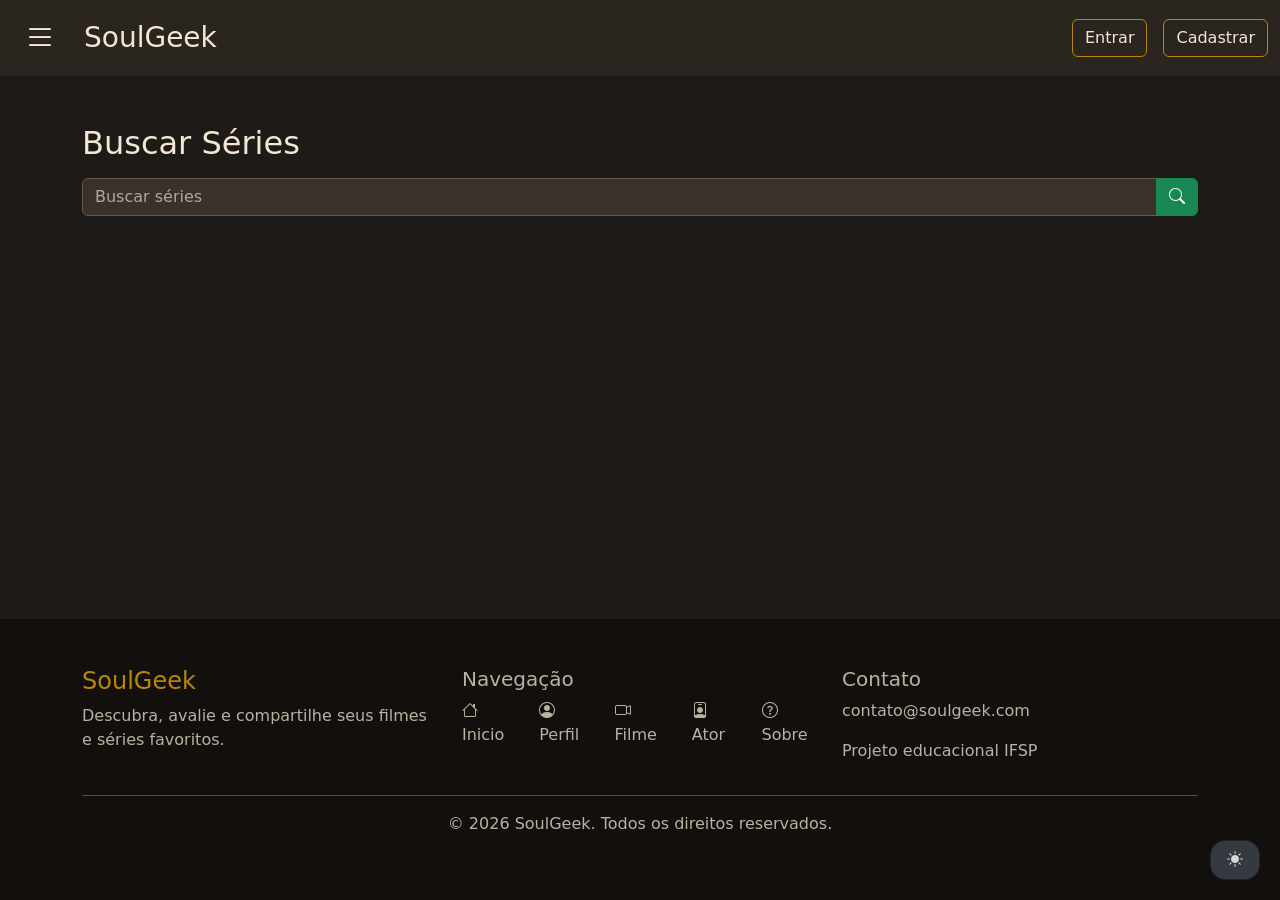
<file: SoulGeek/HTML/serie.html>
<!doctype html>
<html lang="en">

<head>
  <meta charset="UTF-8" />
  <meta name="viewport" content="width=device-width, initial-scale=1.0" />
  <title>SoulGeek - Série</title>
  <!-- Bootstrap -->
  <link href="https://cdn.jsdelivr.net/npm/bootstrap@5.3.3/dist/css/bootstrap.min.css" rel="stylesheet" />

  <!-- Bootstrap Icons -->
  <link rel="stylesheet" href="https://cdn.jsdelivr.net/npm/bootstrap-icons@1.13.1/font/bootstrap-icons.min.css" />

  <!-- Aplica o tema ANTES do CSS carregar, evitando piscar -->
  <script>
    const _tema = localStorage.getItem('tema');
    if (_tema === 'light') document.documentElement.setAttribute('data-theme', 'light');
  </script>

  <!--CSS-->

  <link rel="stylesheet" href="../Assets/Css/style_padrao.css" />
  <link rel="stylesheet" href="../Assets/Css/style_index.css" />
</head>

<body class="d-flex flex-column min-vh-100">
  <nav class="navbar">
    <div class="container-fluid">
      <!-- ESQUERDA -->
      <div class="d-flex align-items-center gap-3">
        <div id="menu-container">
          <button class="btn border-0">
            <i class="bi bi-list fs-2"></i>
          </button>

          <div id="blur"></div>

          <!-- SIDEBAR -->
          <div id="sidebar">
            
            <a href="index.html" class="d-block text-decoration-none py-2">
              <i class="bi bi-house"></i>
              Início
            </a>

            <a href="perfil.html" class="d-block text-decoration-none py-2">
              <i class="bi bi-person-circle"></i>
              Perfil
            </a>

            <a href="filme.html" class="d-block text-decoration-none py-2">
              <i class="bi bi-camera-video"></i>
              Filme
            </a>

            <a href="ator.html" class="d-block text-decoration-none py-2">
              <i class="bi bi-person-badge"></i>
              Ator
            </a>

            <a href="sobre.html" target="_blank" class="d-block text-decoration-none py-2">
              <i class="bi bi-question-circle"></i>
              Sobre
            </a>
          </div>
        </div>

        <h1 class="fs-3 m-0">SoulGeek</h1>
      </div>

      <!-- DIREITA -->
      <div class="d-flex align-items-center gap-3">
        <div id="areaUsuario" class="d-flex align-items-center gap-3">
          <button type="button" class="btn text-nowrap" data-bs-toggle="modal" data-bs-target="#Login"
            data-whatever="@getbootstrap">
            Entrar
          </button>

          <div class="modal fade" id="Login" tabindex="-1">
            <div class="modal-dialog">
              <div class="modal-content">
                <div class="modal-header">
                  <h5 class="modal-title">
                    <i class="bi bi-box-arrow-in-right"></i>
                    Entrar no SoulGeek
                  </h5>

                  <button type="button" class="btn-close" data-bs-dismiss="modal"></button>
                </div>

                <div class="modal-body">
                  <div class="mb-3">
                    <label class="form-label">Email</label>

                    <input type="email" class="form-control" id="loginEmail" placeholder="Digite seu email" />
                  </div>

                  <div class="mb-3">
                    <label class="form-label">Senha</label>

                    <input type="password" class="form-control" id="loginSenha" placeholder="Digite sua senha" />
                  </div>
                  <div class="text-center mt-3">
                    Não possui uma conta?
                    <a href="#" id="abrirCadastro" class="modal-link">Cadastre-se</a>
                  </div>
                </div>

                <div class="modal-footer">
                  <button class="btn w-100" id="btnLogin">
                    Entrar
                  </button>
                </div>
              </div>
            </div>
          </div>

          <button type="button" class="btn text-nowrap" data-bs-toggle="modal" data-bs-target="#SignIn"
            data-whatever="@getbootstrap">
            Cadastrar
          </button>

          <div class="modal fade" id="SignIn" tabindex="-1">
            <div class="modal-dialog">
              <div class="modal-content">
                <div class="modal-header">
                  <h5 class="modal-title">
                    <i class="bi bi-person-plus"></i>
                    Criar Conta
                  </h5>

                  <button type="button" class="btn-close" data-bs-dismiss="modal"></button>
                </div>

                <div class="modal-body">
                  <div class="mb-3">
                    <label class="form-label">Nome</label>

                    <input type="text" class="form-control" id="cadastroNome" placeholder="Digite seu nome" />
                  </div>

                  <div class="mb-3">
                    <label class="form-label">Email</label>

                    <input type="email" class="form-control" id="cadastroEmail" placeholder="Digite seu email" />
                  </div>

                  <div class="mb-3">
                    <label class="form-label">Senha</label>

                    <input type="password" class="form-control" id="cadastroSenha" placeholder="Crie uma senha" />
                  </div>

                  <div class="mb-3">
                    <label class="form-label">Confirmar Senha</label>

                    <input type="password" class="form-control" id="cadastroConfirmacaoSenha"
                      placeholder="Confirme sua senha" />
                  </div>

                  <div class="text-center mt-3">
                    Já possui uma conta?
                    <a href="#" id="abrirLogin" class="modal-link">Entrar</a>
                  </div>
                </div>

                <div class="modal-footer">
                  <button class="btn w-100" id="btnCadastro">
                    Criar Conta
                  </button>
                </div>
              </div>
            </div>
          </div>
        </div>
      </div>
    </div>
  </nav>
  <main class="flex-grow-1" id="main">
    <div class="container py-5">
      <div>
        <h2 class="mb-3">Buscar Séries</h2>
        <div class="input-group">
          <input id="campoBusca" type="text" class="form-control" placeholder="Buscar séries" />

          <button class="btn btn-success" type="submit" id="btnBusca" onclick="carregarSeries()">
            <i class="bi bi-search"></i>
          </button>
        </div>
      </div>

      <section id="resultados" class="mt-1 row g-4"></section>
    </div>

    <section id="Sombra">
      <input type="checkbox" id="btnClaroEscuro" />
      <label for="btnClaroEscuro" class="slider">
        <div id="fundo" class="btn btn-dark">
          <i id="Sol" class="bi bi-brightness-high-fill"></i>
          <i id="Lua" class="bi bi-moon-stars-fill"></i>
        </div>
      </label>
    </section>

  </main>

  <footer class="footer-bg text-light py-5 mt-5">
    <div class="container">
      <div class="row">
        <div class="col-md-4">
          <h4 class="footer-titulo">SoulGeek</h4>

          <p class="footer-texto">
            Descubra, avalie e compartilhe seus filmes e séries favoritos.
          </p>
        </div>

        <div class="col-md-4">
          <h5 class="footer-texto">Navegação</h5>
          <div class="gap-4 d-flex">

            <a href="index.html" class="footer-link">
              <i class="bi bi-house"></i>
              Inicio
            </a>

            <a href="perfil.html" class="footer-link">
              <i class="bi bi-person-circle"></i>
              Perfil
            </a>

            <a href="filme.html" class="footer-link">
              <i class="bi bi-camera-video"></i>
              Filme
            </a>

            <a href="ator.html" class="footer-link">
              <i class="bi bi-person-badge"></i>
              Ator
            </a>

            <a href="sobre.html" target="_blank" class="footer-link">
              <i class="bi bi-question-circle"></i>
              Sobre
            </a>

          </div>
        </div>

        <div class="col-md-4">
          <h5 class="footer-texto">Contato</h5>

          <p class="footer-texto">contato@soulgeek.com</p>

          <p class="footer-texto">Projeto educacional IFSP</p>
        </div>
      </div>

      <hr />

      <p class="text-center footer-texto">
        © 2026 SoulGeek. Todos os direitos reservados.
      </p>
    </div>
  </footer>
  <script src="https://cdn.jsdelivr.net/npm/bootstrap@5.3.8/dist/js/bootstrap.bundle.min.js"></script>
  <script src="../Assets/Java/serie.js"></script>
  <script src="../Assets/Java/main.js"></script>
</body>

</html>
</file>
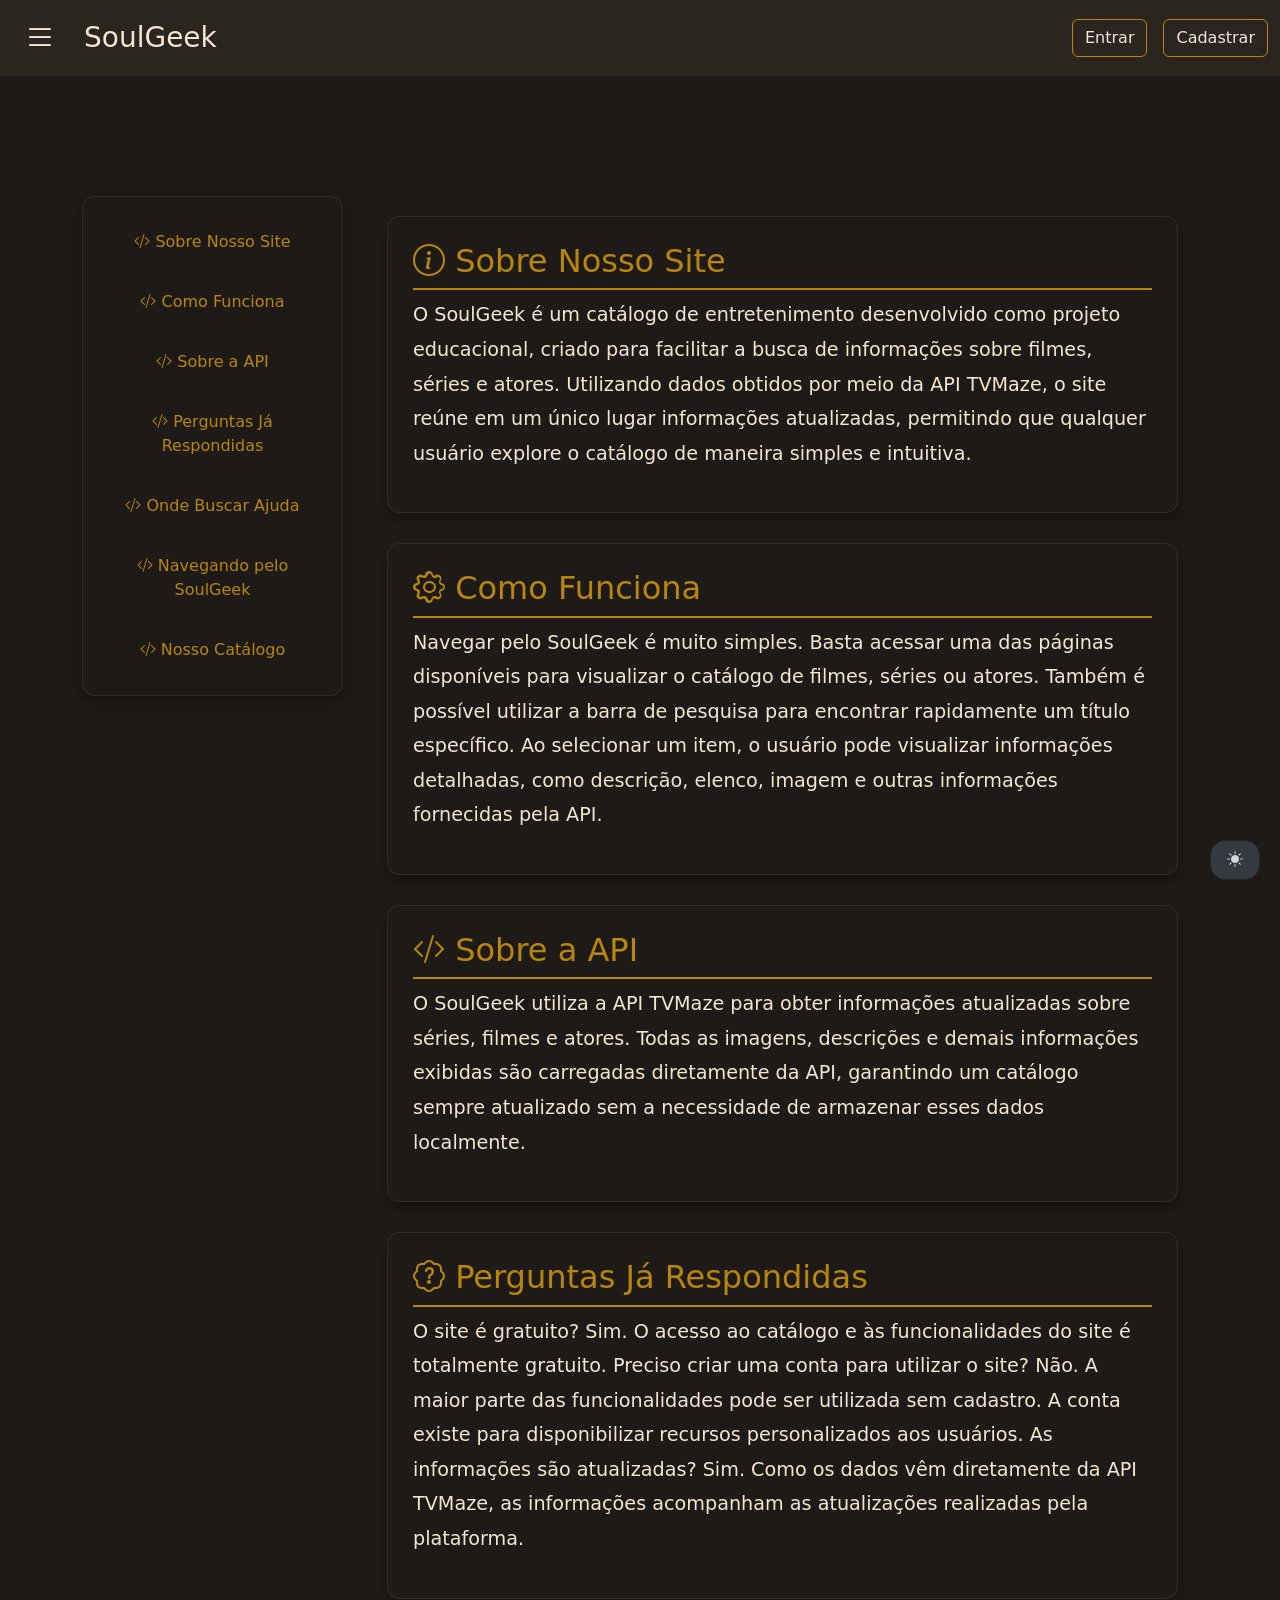
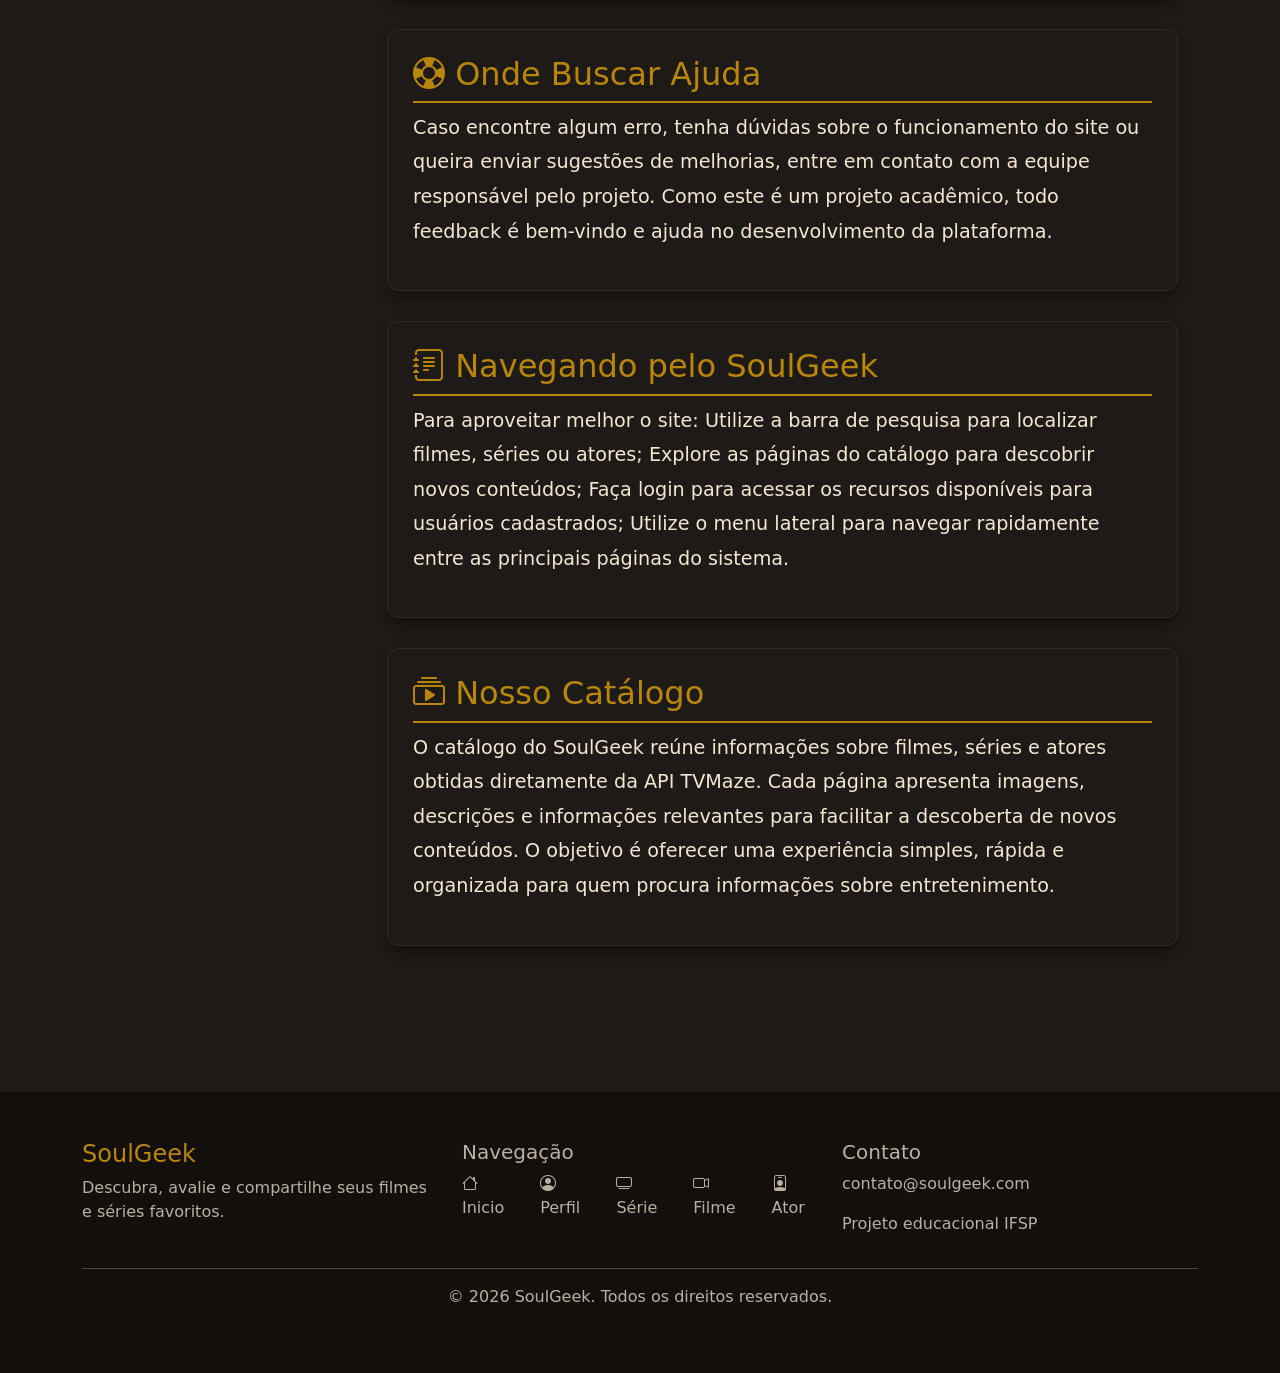
<file: SoulGeek/HTML/sobre.html>
<!DOCTYPE html>
<html lang="pt-br">

<head>
  <meta charset="UTF-8">
  <meta name="viewport" content="width=device-width, initial-scale=1.0">
  <title>SoulGeek - Sobre</title>
  <!-- Bootstrap -->
  <link href="https://cdn.jsdelivr.net/npm/bootstrap@5.3.3/dist/css/bootstrap.min.css" rel="stylesheet" />

  <!-- Bootstrap Icons -->
  <link rel="stylesheet" href="https://cdn.jsdelivr.net/npm/bootstrap-icons@1.13.1/font/bootstrap-icons.min.css" />

  <script>
    const _tema = localStorage.getItem('tema');
    if (_tema === 'light') document.documentElement.setAttribute('data-theme', 'light');
  </script>

  <!--CSS-->
  <link rel="stylesheet" href="../Assets/Css/style_padrao.css">
  <link rel="stylesheet" href="../Assets/Css/style_sobre.css">


</head>

<body class="d-flex flex-column min-vh-100">
  <nav class="navbar">
    <div class="container-fluid">
      <!-- ESQUERDA -->
      <div class="d-flex align-items-center gap-3">
        <div id="menu-container">
          <button class="btn border-0">
            <i class="bi bi-list fs-2"></i>
          </button>

          <div id="blur"></div>

          <!-- SIDEBAR -->
          <div id="sidebar">
            
            <a href="index.html" class="d-block text-decoration-none py-2">
              <i class="bi bi-house"></i>
              Início
            </a>

            <a href="perfil.html" class="d-block text-decoration-none py-2">
              <i class="bi bi-person-circle"></i>
              Perfil
            </a>

            <a href="serie.html" class="d-block text-decoration-none py-2">
              <i class="bi bi-tv"></i>
              Série
            </a>

            <a href="filme.html" class="d-block text-decoration-none py-2">
              <i class="bi bi-camera-video"></i>
              Filme
            </a>

            <a href="ator.html" class="d-block text-decoration-none py-2">
              <i class="bi bi-person-badge"></i>
              Ator
            </a>
          </div>
        </div>

        <h1 class="fs-3 m-0">SoulGeek</h1>
      </div>

      <!-- DIREITA -->
      <div class="d-flex align-items-center gap-3">
        <div id="areaUsuario" class="d-flex align-items-center gap-3">
          <button type="button" class="btn text-nowrap" data-bs-toggle="modal" data-bs-target="#Login"
            data-whatever="@getbootstrap">
            Entrar
          </button>

          <div class="modal fade" id="Login" tabindex="-1">
            <div class="modal-dialog">
              <div class="modal-content">
                <div class="modal-header">
                  <h5 class="modal-title">
                    <i class="bi bi-box-arrow-in-right"></i>
                    Entrar no SoulGeek
                  </h5>

                  <button type="button" class="btn-close" data-bs-dismiss="modal"></button>
                </div>

                <div class="modal-body">
                  <div class="mb-3">
                    <label class="form-label">Email</label>

                    <input type="email" class="form-control" id="loginEmail" placeholder="Digite seu email" />
                  </div>

                  <div class="mb-3">
                    <label class="form-label">Senha</label>

                    <input type="password" class="form-control" id="loginSenha" placeholder="Digite sua senha" />
                  </div>
                  <div class="text-center mt-3">
                    Não possui uma conta?
                    <a href="#" id="abrirCadastro" class="modal-link">Cadastre-se</a>
                  </div>
                </div>

                <div class="modal-footer">
                  <button class="btn w-100" id="btnLogin">
                    Entrar
                  </button>
                </div>
              </div>
            </div>
          </div>

          <button type="button" class="btn text-nowrap" data-bs-toggle="modal" data-bs-target="#SignIn"
            data-whatever="@getbootstrap">
            Cadastrar
          </button>

          <div class="modal fade" id="SignIn" tabindex="-1">
            <div class="modal-dialog">
              <div class="modal-content">
                <div class="modal-header">
                  <h5 class="modal-title">
                    <i class="bi bi-person-plus"></i>
                    Criar Conta
                  </h5>

                  <button type="button" class="btn-close" data-bs-dismiss="modal"></button>
                </div>

                <div class="modal-body">
                  <div class="mb-3">
                    <label class="form-label">Nome</label>

                    <input type="text" class="form-control" id="cadastroNome" placeholder="Digite seu nome" />
                  </div>

                  <div class="mb-3">
                    <label class="form-label">Email</label>

                    <input type="email" class="form-control" id="cadastroEmail" placeholder="Digite seu email" />
                  </div>

                  <div class="mb-3">
                    <label class="form-label">Senha</label>

                    <input type="password" class="form-control" id="cadastroSenha" placeholder="Crie uma senha" />
                  </div>

                  <div class="mb-3">
                    <label class="form-label">Confirmar Senha</label>

                    <input type="password" class="form-control" id="cadastroConfirmacaoSenha"
                      placeholder="Confirme sua senha" />
                  </div>

                  <div class="text-center mt-3">
                    Já possui uma conta?
                    <a href="#" id="abrirLogin" class="modal-link">Entrar</a>
                  </div>
                </div>

                <div class="modal-footer">
                  <button class="btn w-100" id="btnCadastro">
                    Criar Conta
                  </button>
                </div>
              </div>
            </div>
          </div>
        </div>


      </div>
    </div>
  </nav>

  <br><br><br>

  <!-- DESCRIÇÃO -->

  <main class="container flex-grow-1 py-5">

    <div class="row g-4">

      <div class="col-md-4 col-lg-3">
        <nav class="navsobre ">
          <a href="#sobre-nosso-site" class="btn ">
            <i class="bi bi-code-slash"></i>
            Sobre Nosso Site
          </a>
          <a href="#como-funciona" class="btn">
            <i class="bi bi-code-slash"></i>
            Como Funciona
          </a>
          <a href="#sobre-a-api" class="btn">
            <i class="bi bi-code-slash"></i>
            Sobre a API
          </a>
          <a href="#perguntas-já-respondidas" class="btn">
            <i class="bi bi-code-slash"></i>
            Perguntas Já Respondidas
          </a>
          <a href="#onde-buscar-ajuda" class="btn">
            <i class="bi bi-code-slash"></i>
            Onde Buscar Ajuda
          </a>
          <a href="#manual-passo-a-passo" class="btn">
            <i class="bi bi-code-slash"></i>
            Navegando pelo SoulGeek
          </a>
          <a href="#nosso-catalogo" class="btn">
            <i class="bi bi-code-slash"></i>
            Nosso Catálogo
          </a>
        </nav>
      </div>
      <div class="col-md-8 col-lg-9">
        <div class="sobretexto ">
          <div class="secao-sobre">
            <h2 id="sobre-nosso-site">
              <i class="bi bi-info-circle"></i>
              Sobre Nosso Site
            </h2>
            <p>O SoulGeek é um catálogo de entretenimento desenvolvido como projeto educacional, criado para facilitar a busca de informações sobre
              filmes, séries e atores. Utilizando dados obtidos por meio da API TVMaze, o site reúne em um único lugar informações atualizadas,
              permitindo que qualquer usuário explore o catálogo de maneira simples e intuitiva.</p>
          </div>

          <div class="secao-sobre">
            <h2 id="como-funciona">
              <i class="bi bi-gear"></i>
              Como Funciona
            </h2>
            <p>Navegar pelo SoulGeek é muito simples. Basta acessar uma das páginas disponíveis para visualizar o catálogo de filmes, 
              séries ou atores. Também é possível utilizar a barra de pesquisa para encontrar rapidamente um título específico. 
              Ao selecionar um item, o usuário pode visualizar informações detalhadas, como descrição, elenco, imagem e outras informações 
              fornecidas pela API.</p>
          </div>

          <div class="secao-sobre">
            <h2 id="sobre-a-api">
              <i class="bi bi-code-slash"></i>
              Sobre a API
            </h2>
            <p>O SoulGeek utiliza a API TVMaze para obter informações atualizadas sobre séries, filmes e atores. Todas as imagens, 
              descrições e demais informações exibidas são carregadas diretamente da API, garantindo um catálogo sempre atualizado 
              sem a necessidade de armazenar esses dados localmente.</p>
          </div>

          <div class="secao-sobre">
            <h2 id="perguntas-já-respondidas">
              <i class="bi bi-patch-question"></i>
              Perguntas Já Respondidas
            </h2>
            <p>O site é gratuito? Sim. O acesso ao catálogo e às funcionalidades do site é totalmente gratuito.

              Preciso criar uma conta para utilizar o site? Não. A maior parte das funcionalidades pode ser utilizada sem cadastro. 
              A conta existe para disponibilizar recursos personalizados aos usuários.

              As informações são atualizadas? Sim. Como os dados vêm diretamente da API TVMaze, as informações 
              acompanham as atualizações realizadas pela plataforma.
          </div>

          <div class="secao-sobre">
            <h2 id="onde-buscar-ajuda">
              <i class="bi bi-life-preserver"></i>
              Onde Buscar Ajuda
            </h2>
            <p>Caso encontre algum erro, tenha dúvidas sobre o funcionamento do site ou queira enviar sugestões de melhorias, 
              entre em contato com a equipe responsável pelo projeto. Como este é um projeto acadêmico, todo feedback é bem-vindo e ajuda no 
              desenvolvimento da plataforma.</p>
          </div>

          <div class="secao-sobre">
            <h2 id="manual-passo-a-passo">
              <i class="bi bi-journal-text"></i>
              Navegando pelo SoulGeek
            </h2>
            <p>Para aproveitar melhor o site:

Utilize a barra de pesquisa para localizar filmes, séries ou atores;
Explore as páginas do catálogo para descobrir novos conteúdos;
Faça login para acessar os recursos disponíveis para usuários cadastrados;
Utilize o menu lateral para navegar rapidamente entre as principais páginas do sistema.</p>
          </div>

          <div class="secao-sobre">
            <h2 id="nosso-catalogo">
              <i class="bi bi-collection-play"></i>
              Nosso Catálogo
            </h2>
            <p>O catálogo do SoulGeek reúne informações sobre filmes, séries e atores obtidas diretamente da API TVMaze. 
              Cada página apresenta imagens, descrições e informações relevantes para facilitar a descoberta de novos conteúdos. 
              O objetivo é oferecer uma experiência simples, rápida e organizada para quem procura informações sobre entretenimento.</p>
          </div>
        </div>
      </div>
    </div>


  </main>

  <section id="Sombra">
    <input type="checkbox" id="btnClaroEscuro" />
    <label for="btnClaroEscuro" class="slider">
      <div id="fundo" class="btn btn-dark">
        <i id="Sol" class="bi bi-brightness-high-fill"></i>
        <i id="Lua" class="bi bi-moon-stars-fill"></i>
      </div>
    </label>
  </section>

  <footer class="footer-bg text-light py-5 mt-5">
    <div class="container">
      <div class="row">
        <div class="col-md-4">
          <h4 class="footer-titulo">SoulGeek</h4>

          <p class="footer-texto">
            Descubra, avalie e compartilhe seus filmes e séries favoritos.
          </p>
        </div>

        <div class="col-md-4">
          <h5 class="footer-texto">Navegação</h5>
          <div class="gap-4 d-flex">

            <a href="index.html" class="footer-link">
              <i class="bi bi-house"></i>
              Inicio
            </a>

            <a href="perfil.html" class="footer-link">
              <i class="bi bi-person-circle"></i>
              Perfil
            </a>

            <a href="serie.html" class="footer-link">
              <i class="bi bi-tv"></i>
              Série
            </a>

            <a href="filme.html" class="footer-link">
              <i class="bi bi-camera-video"></i>
              Filme
            </a>

            <a href="ator.html" class="footer-link">
              <i class="bi bi-person-badge"></i>
              Ator
            </a>

          </div>
        </div>

        <div class="col-md-4">
          <h5 class="footer-texto">Contato</h5>

          <p class="footer-texto">contato@soulgeek.com</p>

          <p class="footer-texto">Projeto educacional IFSP</p>
        </div>
      </div>

      <hr />

      <p class="text-center footer-texto">
        © 2026 SoulGeek. Todos os direitos reservados.
      </p>
    </div>
  </footer>

  <script src="https://cdn.jsdelivr.net/npm/bootstrap@5.3.8/dist/js/bootstrap.bundle.min.js"></script>
  <script src="../Assets/Java/main.js"></script>

</body>

</html>


</body>

</html>
</file>
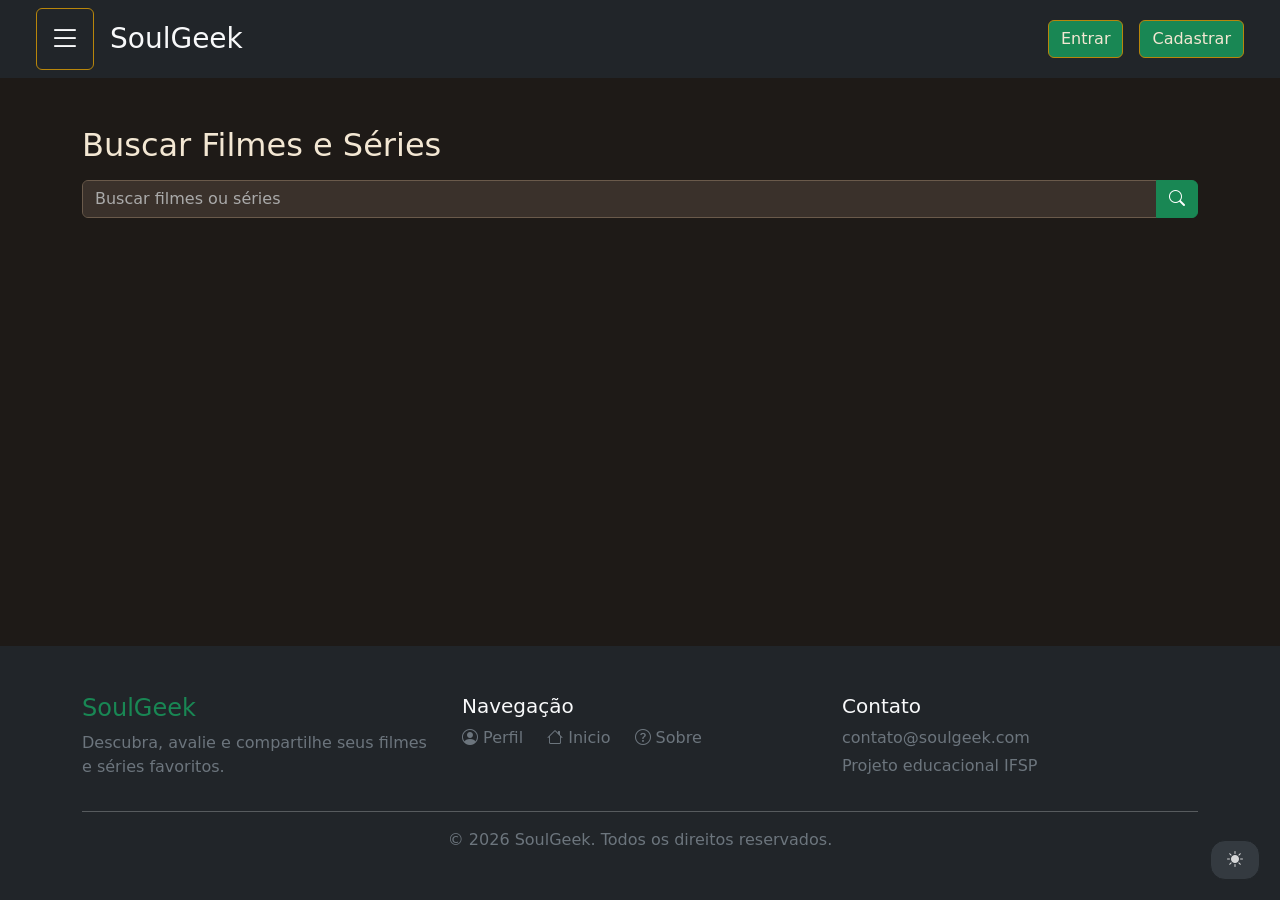
<file: SoulGeek/HTML/Pages/filme.html>
<!doctype html>
<html lang="en">
  <head>
    <meta charset="UTF-8" />
    <meta name="viewport" content="width=device-width, initial-scale=1.0" />
    <title>Document</title>
    <!-- Bootstrap -->
    <link
      href="https://cdn.jsdelivr.net/npm/bootstrap@5.3.3/dist/css/bootstrap.min.css"
      rel="stylesheet"
    />

    <!-- Bootstrap Icons -->
    <link
      rel="stylesheet"
      href="https://cdn.jsdelivr.net/npm/bootstrap-icons@1.13.1/font/bootstrap-icons.min.css"
    />

<!-- Aplica o tema ANTES do CSS carregar, evitando piscar -->
    <script>
      const _tema = localStorage.getItem('tema');
      if (_tema === 'light') document.documentElement.setAttribute('data-theme', 'light');
    </script>

    <!--CSS-->
    <link rel="stylesheet" href="../../Assets/Css/style_sobre.css" />
    <link rel="stylesheet" href="../../Assets/Css/style_padrao.css" />
    <link rel="stylesheet" href="../../Assets/Css/style_index.css" />
  </head>
  <body class="d-flex flex-column min-vh-100">
    <nav class="navbar navbar-dark bg-dark px-4">
      <div class="container-fluid">
        <!-- ESQUERDA -->
        <div class="d-flex align-items-center gap-3">
          <div id="menu-container">
            <button class="btn text-light">
              <i class="bi bi-list fs-2"></i>
            </button>

            <div id="blur"></div>

            <!-- SIDEBAR -->
            <div id="sidebar">
              <a href="../index.html" class="d-block text-decoration-none py-2">
                <i class="bi bi-house"></i>
                Início
              </a>

              <a href="perfil.html" class="d-block text-decoration-none py-2">
                <i class="bi bi-person-circle"></i>
                Perfil
              </a>

              <a href="sobre.html" class="d-block text-decoration-none py-2">
                <i class="bi bi-question-circle"></i>
                Sobre
              </a>
            </div>
          </div>

          <h1 class="text-light fs-3 m-0">SoulGeek</h1>
        </div>

        <!-- DIREITA -->
        <div class="d-flex align-items-center gap-3">
          <div id="areaUsuario" class="d-flex align-items-center gap-3">
            <button
              type="button"
              class="btn btn-success text-nowrap"
              data-bs-toggle="modal"
              data-bs-target="#Login"
              data-whatever="@getbootstrap"
            >
              Entrar
            </button>

            <div class="modal fade" id="Login" tabindex="-1">
              <div class="modal-dialog">
                <div class="modal-content">
                  <div class="modal-header">
                    <h5 class="modal-title">
                      <i class="bi bi-box-arrow-in-right"></i>
                      Entrar no SoulGeek
                    </h5>

                    <button
                      type="button"
                      class="btn-close"
                      data-bs-dismiss="modal"
                    ></button>
                  </div>

                  <div class="modal-body">
                    <div class="mb-3">
                      <label class="form-label">Email</label>

                      <input
                        type="email"
                        class="form-control"
                        id="loginEmail"
                        placeholder="Digite seu email"
                      />
                    </div>

                    <div class="mb-3">
                      <label class="form-label">Senha</label>

                      <input
                        type="password"
                        class="form-control"
                        id="loginSenha"
                        placeholder="Digite sua senha"
                      />
                    </div>
                    <div class="text-center mt-3">
                      Não possui uma conta?
                      <a href="#" id="abrirCadastro" class="modal-link"
                        >Cadastre-se</a
                      >
                    </div>
                  </div>

                  <div class="modal-footer">
                    <button class="btn btn-success w-100" id="btnLogin">
                      Entrar
                    </button>
                  </div>
                </div>
              </div>
            </div>

            <button
              type="button"
              class="btn btn-success text-nowrap"
              data-bs-toggle="modal"
              data-bs-target="#SignIn"
              data-whatever="@getbootstrap"
            >
              Cadastrar
            </button>

            <div class="modal fade" id="SignIn" tabindex="-1">
              <div class="modal-dialog">
                <div class="modal-content">
                  <div class="modal-header">
                    <h5 class="modal-title">
                      <i class="bi bi-person-plus"></i>
                      Criar Conta
                    </h5>

                    <button
                      type="button"
                      class="btn-close"
                      data-bs-dismiss="modal"
                    ></button>
                  </div>

                  <div class="modal-body">
                    <div class="mb-3">
                      <label class="form-label">Nome</label>

                      <input
                        type="text"
                        class="form-control"
                        id="cadastroNome"
                        placeholder="Digite seu nome"
                      />
                    </div>

                    <div class="mb-3">
                      <label class="form-label">Email</label>

                      <input
                        type="email"
                        class="form-control"
                        id="cadastroEmail"
                        placeholder="Digite seu email"
                      />
                    </div>

                    <div class="mb-3">
                      <label class="form-label">Senha</label>

                      <input
                        type="password"
                        class="form-control"
                        id="cadastroSenha"
                        placeholder="Crie uma senha"
                      />
                    </div>

                    <div class="mb-3">
                      <label class="form-label">Confirmar Senha</label>

                      <input
                        type="password"
                        class="form-control"
                        id="cadastroConfirmacaoSenha"
                        placeholder="Confirme sua senha"
                      />
                    </div>

                    <div class="text-center mt-3">
                      Já possui uma conta?
                      <a href="#" id="abrirLogin" class="modal-link">Entrar</a>
                    </div>
                  </div>

                  <div class="modal-footer">
                    <button class="btn btn-success w-100" id="btnCadastro">
                      Criar Conta
                    </button>
                  </div>
                </div>
              </div>
            </div>
          </div>
        </div>
      </div>
    </nav>
    <main class="flex-grow-1" id="main">
      <div class="container py-5">
        <div>
          <h2 class="mb-3">Buscar Filmes e Séries</h2>
          <div class="input-group">
            <input
              id="campoBusca"
              type="text"
              class="form-control"
              placeholder="Buscar filmes ou séries"
            />

            <button
              class="btn btn-success"
              type="submit"
              id="btnBusca"
              onclick="carregarSeries()"
            >
              <i class="bi bi-search"></i>
            </button>
          </div>
        </div>

        <section id="resultados" class="mt-1 row g-4"></section>
      </div>
      
      <section id="Sombra">
        <input type="checkbox" id="btnClaroEscuro" />
        <label for="btnClaroEscuro" class="slider">
          <div id="fundo" class="btn btn-dark">
            <i id="Sol" class="bi bi-brightness-high-fill"></i>
            <i id="Lua" class="bi bi-moon-stars-fill"></i>
          </div>
        </label>
      </section>

    </main>

    <footer class="bg-dark text-light py-5 mt-5">
      <div class="container">
        <div class="row">
          <div class="col-md-4">
            <h4 class="text-success">SoulGeek</h4>

            <p class="text-secondary">
              Descubra, avalie e compartilhe seus filmes e séries favoritos.
            </p>
          </div>

          <div class="col-md-4">
            <h5>Navegação</h5>
            <div class="gap-4 d-flex">
              <a href="perfil.html" class="text-secondary text-decoration-none">
                <i class="bi bi-person-circle"></i>
                Perfil
              </a>

              <a
                href="../index.html"
                class="text-secondary text-decoration-none"
              >
                <i class="bi bi-house"></i>
                Inicio
              </a>

              <a
                href="sobre.html"
                target="_blank"
                class="text-secondary text-decoration-none"
              >
                <i class="bi bi-question-circle"></i>
                Sobre
              </a>
            </div>
          </div>

          <div class="col-md-4">
            <h5>Contato</h5>

            <p class="text-secondary mb-1">contato@soulgeek.com</p>

            <p class="text-secondary">Projeto educacional IFSP</p>
          </div>
        </div>

        <hr />

        <p class="text-center text-secondary mb-0">
          © 2026 SoulGeek. Todos os direitos reservados.
        </p>
      </div>
    </footer>
    <script src="https://cdn.jsdelivr.net/npm/bootstrap@5.3.8/dist/js/bootstrap.bundle.min.js"></script>
    <script src="../../Assets/Java/filme.js"></script>
    <script src="../../Assets/Java/main.js"></script>
  </body>
</html>
</file>
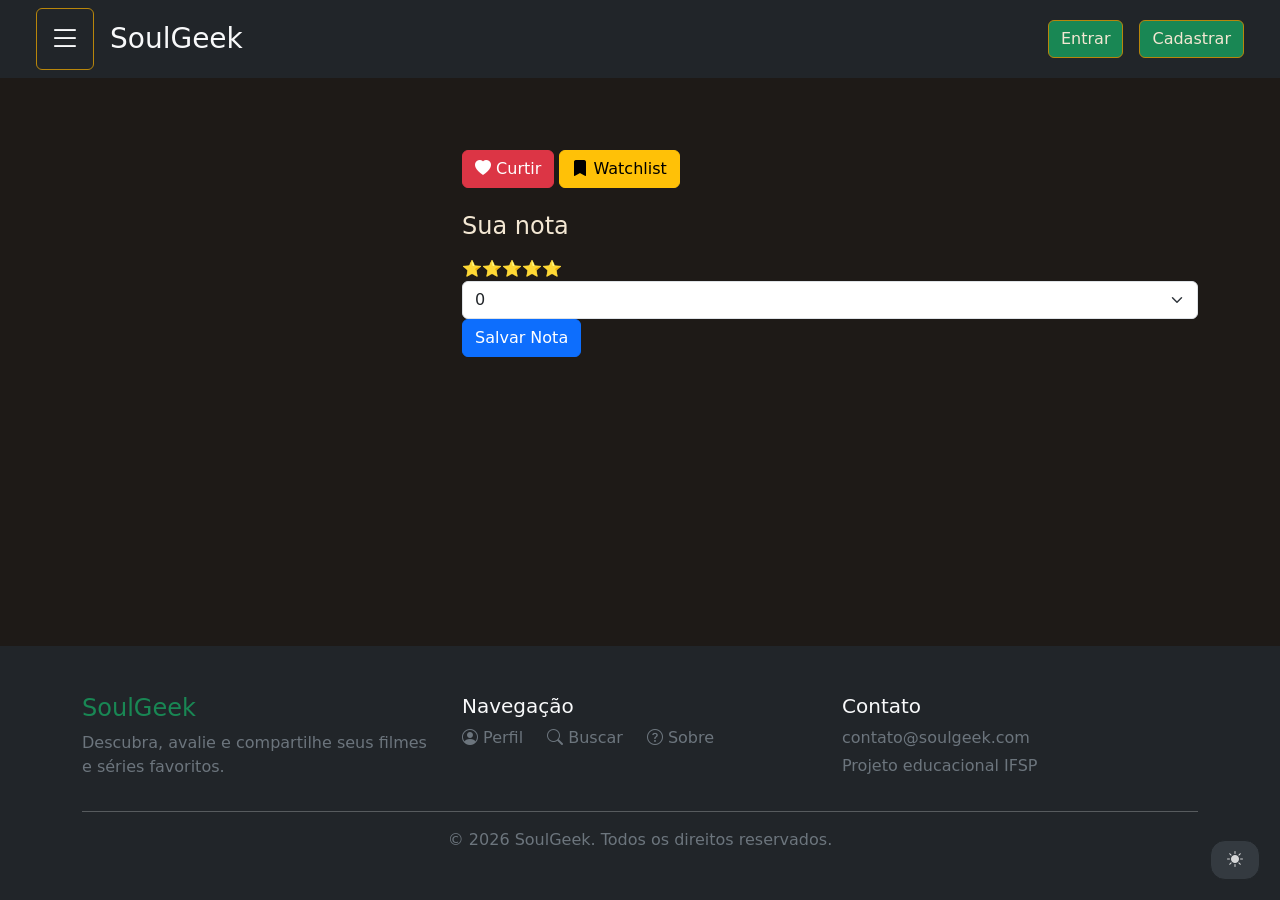
<file: SoulGeek/HTML/Pages/media.html>
<!doctype html>
<html lang="en">
  <head>
    <meta charset="UTF-8" />
    <meta name="viewport" content="width=device-width, initial-scale=1.0" />
    <title>SoulGeek - Media</title>

    <!-- Bootstrap -->
    <link
      href="https://cdn.jsdelivr.net/npm/bootstrap@5.3.3/dist/css/bootstrap.min.css"
      rel="stylesheet"
    />

    <!-- Bootstrap Icons -->
    <link
      rel="stylesheet"
      href="https://cdn.jsdelivr.net/npm/bootstrap-icons@1.13.1/font/bootstrap-icons.min.css"
    />

    <!-- Aplica o tema ANTES do CSS carregar, evitando piscar -->
    <script>
      const _tema = localStorage.getItem("tema");
      if (_tema === "light")
        document.documentElement.setAttribute("data-theme", "light");
    </script>

    <!--CSS-->
    <link rel="stylesheet" href="../../Assets/Css/style_padrao.css" />
    <link rel="stylesheet" href="../../Assets/Css/style_index.css" />
  </head>
  <body class="d-flex flex-column min-vh-100">
    <nav class="navbar navbar-dark bg-dark px-4">
      <div class="container-fluid">
        <!-- ESQUERDA -->
        <div class="d-flex align-items-center gap-3">
          <div id="menu-container">
            <button class="btn text-light">
              <i class="bi bi-list fs-2"></i>
            </button>

            <div id="blur"></div>

            <!-- SIDEBAR -->
            <div id="sidebar">
              <a href="../index.html" class="d-block text-decoration-none py-2">
                <i class="bi bi-house"></i>
                Início
              </a>
              <a href="perfil.html" class="d-block text-decoration-none py-2">
                <i class="bi bi-person-circle"></i>
                Perfil
              </a>

              <a href="serie.html" class="d-block text-decoration-none py-2">
                <i class="bi bi-search"></i>
                Buscar
              </a>

              <a
                href="sobre.html"
                target="_blank"
                class="d-block text-decoration-none py-2"
              >
                <i class="bi bi-question-circle"></i>
                Sobre
              </a>
            </div>
          </div>

          <h1 class="text-light fs-3 m-0">SoulGeek</h1>
        </div>

        <!-- DIREITA -->
        <div class="d-flex align-items-center gap-3">
          <div id="areaUsuario" class="d-flex align-items-center gap-3">
            <button
              type="button"
              class="btn btn-success"
              data-bs-toggle="modal"
              data-bs-target="#Login"
              data-whatever="@getbootstrap"
            >
              Entrar
            </button>

            <div class="modal fade" id="Login" tabindex="-1">
              <div class="modal-dialog">
                <div class="modal-content">
                  <div class="modal-header">
                    <h5 class="modal-title">
                      <i class="bi bi-box-arrow-in-right"></i>
                      Entrar no SoulGeek
                    </h5>

                    <button
                      type="button"
                      class="btn-close"
                      data-bs-dismiss="modal"
                    ></button>
                  </div>

                  <div class="modal-body">
                    <div class="mb-3">
                      <label class="form-label">Email</label>

                      <input
                        type="email"
                        class="form-control"
                        id="loginEmail"
                        placeholder="Digite seu email"
                      />
                    </div>

                    <div class="mb-3">
                      <label class="form-label">Senha</label>

                      <input
                        type="password"
                        class="form-control"
                        id="loginSenha"
                        placeholder="Digite sua senha"
                      />
                    </div>
                    <div class="text-center mt-3">
                      Não possui uma conta?
                      <a href="#" id="abrirCadastro" class="modal-link"
                        >Cadastre-se</a
                      >
                    </div>
                  </div>

                  <div class="modal-footer">
                    <button class="btn btn-success w-100" id="btnLogin">
                      Entrar
                    </button>
                  </div>
                </div>
              </div>
            </div>

            <button
              type="button"
              class="btn btn-success text-nowrap"
              data-bs-toggle="modal"
              data-bs-target="#SignIn"
              data-whatever="@getbootstrap"
            >
              Cadastrar
            </button>

            <div class="modal fade" id="SignIn" tabindex="-1">
              <div class="modal-dialog">
                <div class="modal-content">
                  <div class="modal-header">
                    <h5 class="modal-title">
                      <i class="bi bi-person-plus"></i>
                      Criar Conta
                    </h5>

                    <button
                      type="button"
                      class="btn-close"
                      data-bs-dismiss="modal"
                    ></button>
                  </div>

                  <div class="modal-body">
                    <div class="mb-3">
                      <label class="form-label">Nome</label>

                      <input
                        type="text"
                        class="form-control"
                        id="cadastroNome"
                        placeholder="Digite seu nome"
                      />
                    </div>

                    <div class="mb-3">
                      <label class="form-label">Email</label>

                      <input
                        type="email"
                        class="form-control"
                        id="cadastroEmail"
                        placeholder="Digite seu email"
                      />
                    </div>

                    <div class="mb-3">
                      <label class="form-label">Senha</label>

                      <input
                        type="password"
                        class="form-control"
                        id="cadastroSenha"
                        placeholder="Crie uma senha"
                      />
                    </div>

                    <div class="mb-3">
                      <label class="form-label">Confirmar Senha</label>

                      <input
                        type="password"
                        class="form-control"
                        id="cadastroConfirmacaoSenha"
                        placeholder="Confirme sua senha"
                      />
                    </div>

                    <div class="text-center mt-3">
                      Já possui uma conta?
                      <a href="#" id="abrirLogin" class="modal-link">Entrar</a>
                    </div>
                  </div>

                  <div class="modal-footer">
                    <button class="btn btn-success w-100" id="btnCadastro">
                      Criar Conta
                    </button>
                  </div>
                </div>
              </div>
            </div>
          </div>
        </div>
      </div>
    </nav>
    <main class="flex-grow-1">
      <div class="container mt-5">
        <div class="row">
          <div class="col-md-4">
            <img id="imagem" class="img-fluid" />
          </div>

          <div class="col-md-8">
            <div id="info">
              <h3 id="generos"></h3>
              <h1 id="titulo"></h1>
            </div>

            <p id="descricao"></p>

            <div id="interacoesUsuario">
              <div class="mt-4">
                <button id="btnLike" class="btn btn-danger">
                  <i class="bi bi-heart-fill"></i>
                  Curtir
                </button>

                <button id="btnWatchlist" class="btn btn-warning">
                  <i class="bi bi-bookmark-fill"></i>
                  Watchlist
                </button>
              </div>

              <div class="mt-4">
                <h4>Sua nota</h4>
                <p id="notaExibida"></p>

                ⭐⭐⭐⭐⭐
              </div>
              <select id="notaUsuario" class="form-select">
                <option value="0">0</option>
                <option value="1">1</option>
                <option value="2">2</option>
                <option value="3">3</option>
                <option value="4">4</option>
                <option value="5">5</option>
              </select>
              <button id="btnSalvarNota" class="btn btn-primary">
        Salvar Nota
    </button>
            </div>


          </div>
        </div>
      </div>
      <section id="Sombra">
        <input type="checkbox" id="btnClaroEscuro" />
        <label for="btnClaroEscuro" class="slider">
          <div id="fundo" class="btn btn-dark">
            <i id="Sol" class="bi bi-brightness-high-fill"></i>
            <i id="Lua" class="bi bi-moon-stars-fill"></i>
          </div>
        </label>
      </section>
    </main>

    <footer class="bg-dark text-light py-5 mt-5">
      <div class="container">
        <div class="row">
          <div class="col-md-4">
            <h4 class="text-success">SoulGeek</h4>

            <p class="text-secondary">
              Descubra, avalie e compartilhe seus filmes e séries favoritos.
            </p>
          </div>

          <div class="col-md-4">
            <h5>Navegação</h5>
            <div class="gap-4 d-flex">
              <a
                href="Pages/perfil.html"
                class="text-secondary text-decoration-none"
              >
                <i class="bi bi-person-circle"></i>
                Perfil
              </a>

              <a
                href="Pages/serie.html"
                class="text-secondary text-decoration-none"
              >
                <i class="bi bi-search"></i>
                Buscar
              </a>

              <a
                href="Pages/sobre.html"
                target="_blank"
                class="text-secondary text-decoration-none"
              >
                <i class="bi bi-question-circle"></i>
                Sobre
              </a>
            </div>
          </div>

          <div class="col-md-4">
            <h5>Contato</h5>

            <p class="text-secondary mb-1">contato@soulgeek.com</p>

            <p class="text-secondary">Projeto educacional IFSP</p>
          </div>
        </div>

        <hr />

        <p class="text-center text-secondary mb-0">
          © 2026 SoulGeek. Todos os direitos reservados.
        </p>
      </div>
    </footer>

    <!-- Bootstrap JS -->
    <script src="https://cdn.jsdelivr.net/npm/bootstrap@5.3.8/dist/js/bootstrap.bundle.min.js"></script>

    <script src="../../Assets/Java/main.js"></script>

    <script src="../../Assets/Java/serie.js"></script>

    <script src="../../Assets/Java/media.js"></script>
  </body>
</html>
</file>
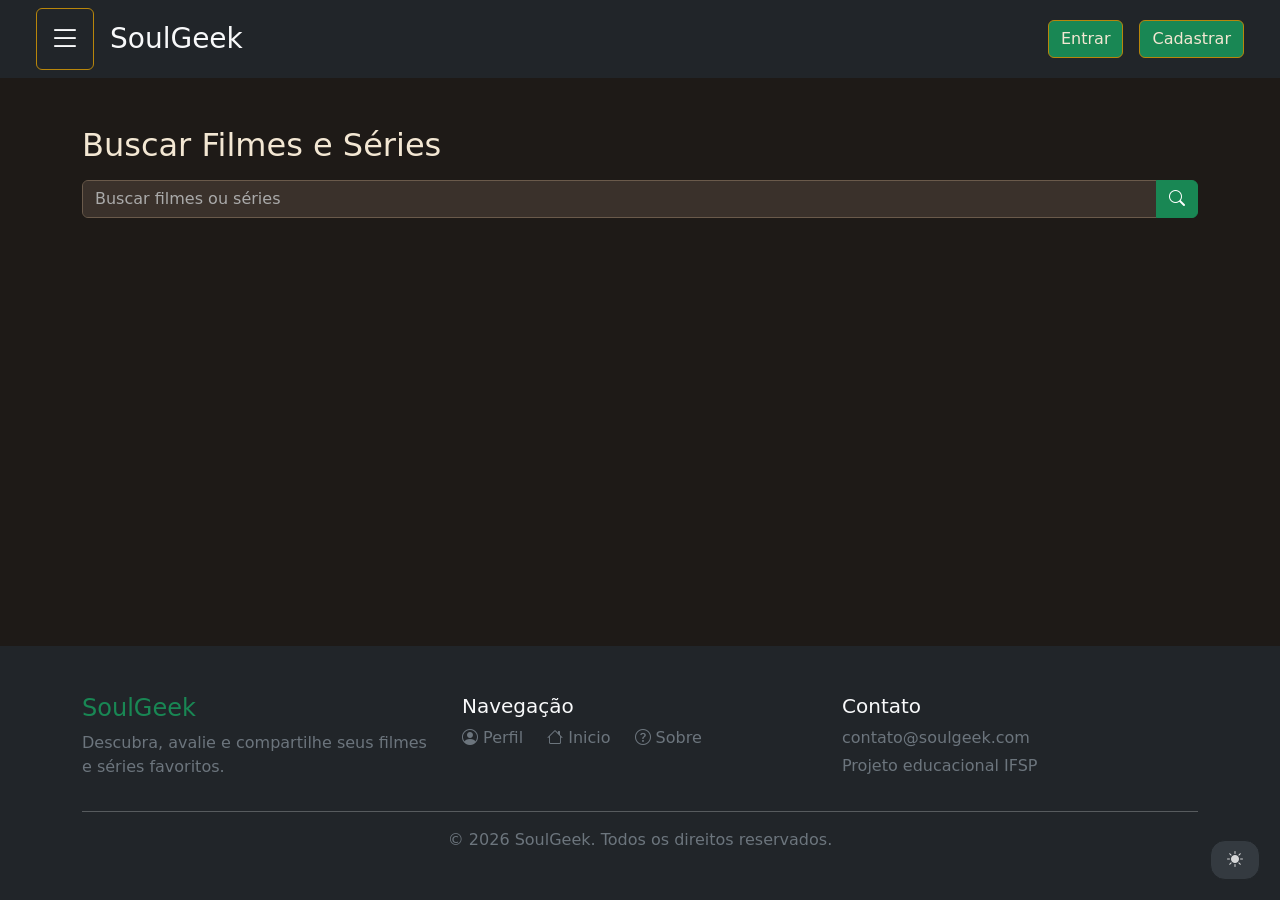
<file: SoulGeek/HTML/Pages/serie.html>
<!doctype html>
<html lang="en">
  <head>
    <meta charset="UTF-8" />
    <meta name="viewport" content="width=device-width, initial-scale=1.0" />
    <title>Document</title>
    <!-- Bootstrap -->
    <link
      href="https://cdn.jsdelivr.net/npm/bootstrap@5.3.3/dist/css/bootstrap.min.css"
      rel="stylesheet"
    />

    <!-- Bootstrap Icons -->
    <link
      rel="stylesheet"
      href="https://cdn.jsdelivr.net/npm/bootstrap-icons@1.13.1/font/bootstrap-icons.min.css"
    />

<!-- Aplica o tema ANTES do CSS carregar, evitando piscar -->
    <script>
      const _tema = localStorage.getItem('tema');
      if (_tema === 'light') document.documentElement.setAttribute('data-theme', 'light');
    </script>

    <!--CSS-->
    <link rel="stylesheet" href="../../Assets/Css/style_sobre.css" />
    <link rel="stylesheet" href="../../Assets/Css/style_padrao.css" />
    <link rel="stylesheet" href="../../Assets/Css/style_index.css" />
  </head>
  <body class="d-flex flex-column min-vh-100">
    <nav class="navbar navbar-dark bg-dark px-4">
      <div class="container-fluid">
        <!-- ESQUERDA -->
        <div class="d-flex align-items-center gap-3">
          <div id="menu-container">
            <button class="btn text-light">
              <i class="bi bi-list fs-2"></i>
            </button>

            <div id="blur"></div>

            <!-- SIDEBAR -->
            <div id="sidebar">
              <a href="../index.html" class="d-block text-decoration-none py-2">
                <i class="bi bi-house"></i>
                Início
              </a>

              <a href="perfil.html" class="d-block text-decoration-none py-2">
                <i class="bi bi-person-circle"></i>
                Perfil
              </a>

              <a href="sobre.html" class="d-block text-decoration-none py-2">
                <i class="bi bi-question-circle"></i>
                Sobre
              </a>
            </div>
          </div>

          <h1 class="text-light fs-3 m-0">SoulGeek</h1>
        </div>

        <!-- DIREITA -->
        <div class="d-flex align-items-center gap-3">
          <div id="areaUsuario" class="d-flex align-items-center gap-3">
            <button
              type="button"
              class="btn btn-success text-nowrap"
              data-bs-toggle="modal"
              data-bs-target="#Login"
              data-whatever="@getbootstrap"
            >
              Entrar
            </button>

            <div class="modal fade" id="Login" tabindex="-1">
              <div class="modal-dialog">
                <div class="modal-content">
                  <div class="modal-header">
                    <h5 class="modal-title">
                      <i class="bi bi-box-arrow-in-right"></i>
                      Entrar no SoulGeek
                    </h5>

                    <button
                      type="button"
                      class="btn-close"
                      data-bs-dismiss="modal"
                    ></button>
                  </div>

                  <div class="modal-body">
                    <div class="mb-3">
                      <label class="form-label">Email</label>

                      <input
                        type="email"
                        class="form-control"
                        id="loginEmail"
                        placeholder="Digite seu email"
                      />
                    </div>

                    <div class="mb-3">
                      <label class="form-label">Senha</label>

                      <input
                        type="password"
                        class="form-control"
                        id="loginSenha"
                        placeholder="Digite sua senha"
                      />
                    </div>
                    <div class="text-center mt-3">
                      Não possui uma conta?
                      <a href="#" id="abrirCadastro" class="modal-link"
                        >Cadastre-se</a
                      >
                    </div>
                  </div>

                  <div class="modal-footer">
                    <button class="btn btn-success w-100" id="btnLogin">
                      Entrar
                    </button>
                  </div>
                </div>
              </div>
            </div>

            <button
              type="button"
              class="btn btn-success text-nowrap"
              data-bs-toggle="modal"
              data-bs-target="#SignIn"
              data-whatever="@getbootstrap"
            >
              Cadastrar
            </button>

            <div class="modal fade" id="SignIn" tabindex="-1">
              <div class="modal-dialog">
                <div class="modal-content">
                  <div class="modal-header">
                    <h5 class="modal-title">
                      <i class="bi bi-person-plus"></i>
                      Criar Conta
                    </h5>

                    <button
                      type="button"
                      class="btn-close"
                      data-bs-dismiss="modal"
                    ></button>
                  </div>

                  <div class="modal-body">
                    <div class="mb-3">
                      <label class="form-label">Nome</label>

                      <input
                        type="text"
                        class="form-control"
                        id="cadastroNome"
                        placeholder="Digite seu nome"
                      />
                    </div>

                    <div class="mb-3">
                      <label class="form-label">Email</label>

                      <input
                        type="email"
                        class="form-control"
                        id="cadastroEmail"
                        placeholder="Digite seu email"
                      />
                    </div>

                    <div class="mb-3">
                      <label class="form-label">Senha</label>

                      <input
                        type="password"
                        class="form-control"
                        id="cadastroSenha"
                        placeholder="Crie uma senha"
                      />
                    </div>

                    <div class="mb-3">
                      <label class="form-label">Confirmar Senha</label>

                      <input
                        type="password"
                        class="form-control"
                        id="cadastroConfirmacaoSenha"
                        placeholder="Confirme sua senha"
                      />
                    </div>

                    <div class="text-center mt-3">
                      Já possui uma conta?
                      <a href="#" id="abrirLogin" class="modal-link">Entrar</a>
                    </div>
                  </div>

                  <div class="modal-footer">
                    <button class="btn btn-success w-100" id="btnCadastro">
                      Criar Conta
                    </button>
                  </div>
                </div>
              </div>
            </div>
          </div>
        </div>
      </div>
    </nav>
    <main class="flex-grow-1" id="main">
      <div class="container py-5">
        <div>
          <h2 class="mb-3">Buscar Filmes e Séries</h2>
          <div class="input-group">
            <input
              id="campoBusca"
              type="text"
              class="form-control"
              placeholder="Buscar filmes ou séries"
            />

            <button
              class="btn btn-success"
              type="submit"
              id="btnBusca"
              onclick="carregarSeries()"
            >
              <i class="bi bi-search"></i>
            </button>
          </div>
        </div>

        <section id="resultados" class="mt-1 row g-4"></section>
      </div>
      
      <section id="Sombra">
        <input type="checkbox" id="btnClaroEscuro" />
        <label for="btnClaroEscuro" class="slider">
          <div id="fundo" class="btn btn-dark">
            <i id="Sol" class="bi bi-brightness-high-fill"></i>
            <i id="Lua" class="bi bi-moon-stars-fill"></i>
          </div>
        </label>
      </section>

    </main>

    <footer class="bg-dark text-light py-5 mt-5">
      <div class="container">
        <div class="row">
          <div class="col-md-4">
            <h4 class="text-success">SoulGeek</h4>

            <p class="text-secondary">
              Descubra, avalie e compartilhe seus filmes e séries favoritos.
            </p>
          </div>

          <div class="col-md-4">
            <h5>Navegação</h5>
            <div class="gap-4 d-flex">
              <a href="perfil.html" class="text-secondary text-decoration-none">
                <i class="bi bi-person-circle"></i>
                Perfil
              </a>

              <a
                href="../index.html"
                class="text-secondary text-decoration-none"
              >
                <i class="bi bi-house"></i>
                Inicio
              </a>

              <a
                href="sobre.html"
                target="_blank"
                class="text-secondary text-decoration-none"
              >
                <i class="bi bi-question-circle"></i>
                Sobre
              </a>
            </div>
          </div>

          <div class="col-md-4">
            <h5>Contato</h5>

            <p class="text-secondary mb-1">contato@soulgeek.com</p>

            <p class="text-secondary">Projeto educacional IFSP</p>
          </div>
        </div>

        <hr />

        <p class="text-center text-secondary mb-0">
          © 2026 SoulGeek. Todos os direitos reservados.
        </p>
      </div>
    </footer>
    <script src="https://cdn.jsdelivr.net/npm/bootstrap@5.3.8/dist/js/bootstrap.bundle.min.js"></script>
    <script src="../../Assets/Java/serie.js"></script>
    <script src="../../Assets/Java/main.js"></script>
  </body>
</html>
</file>
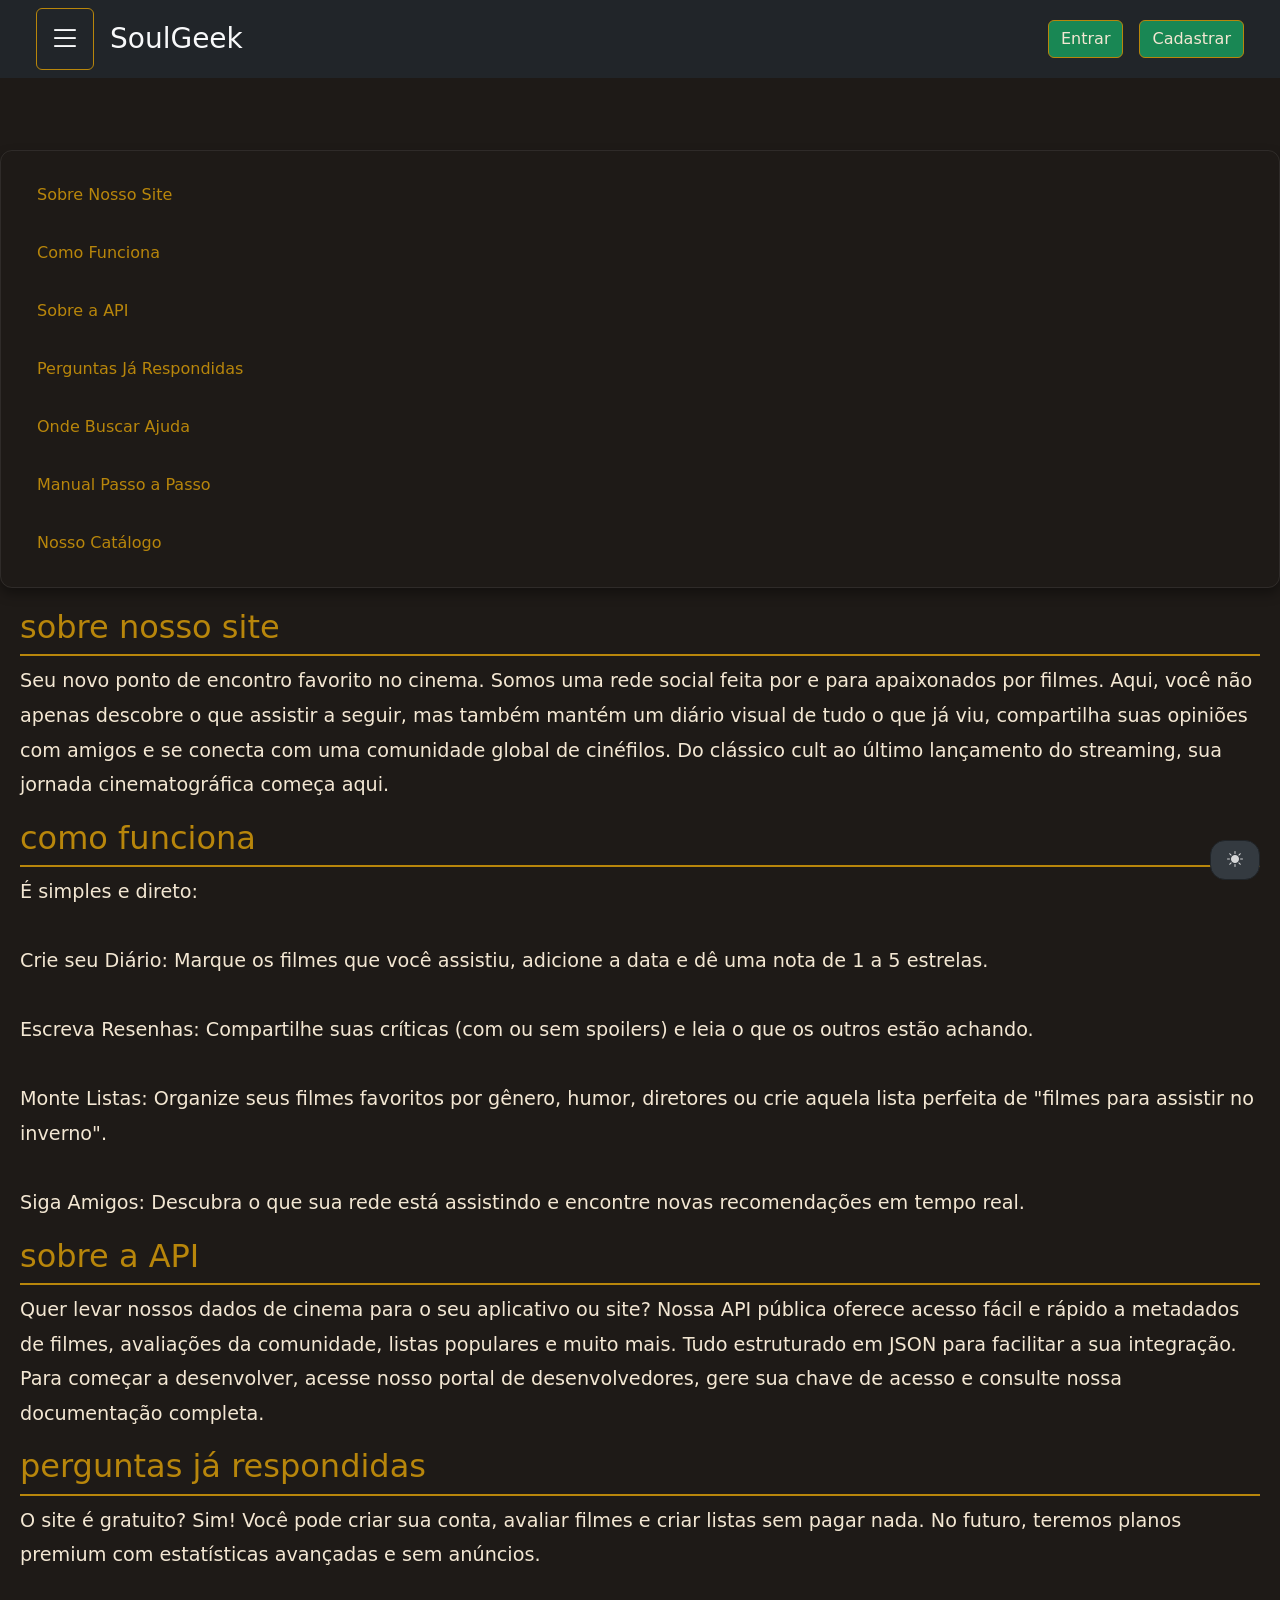
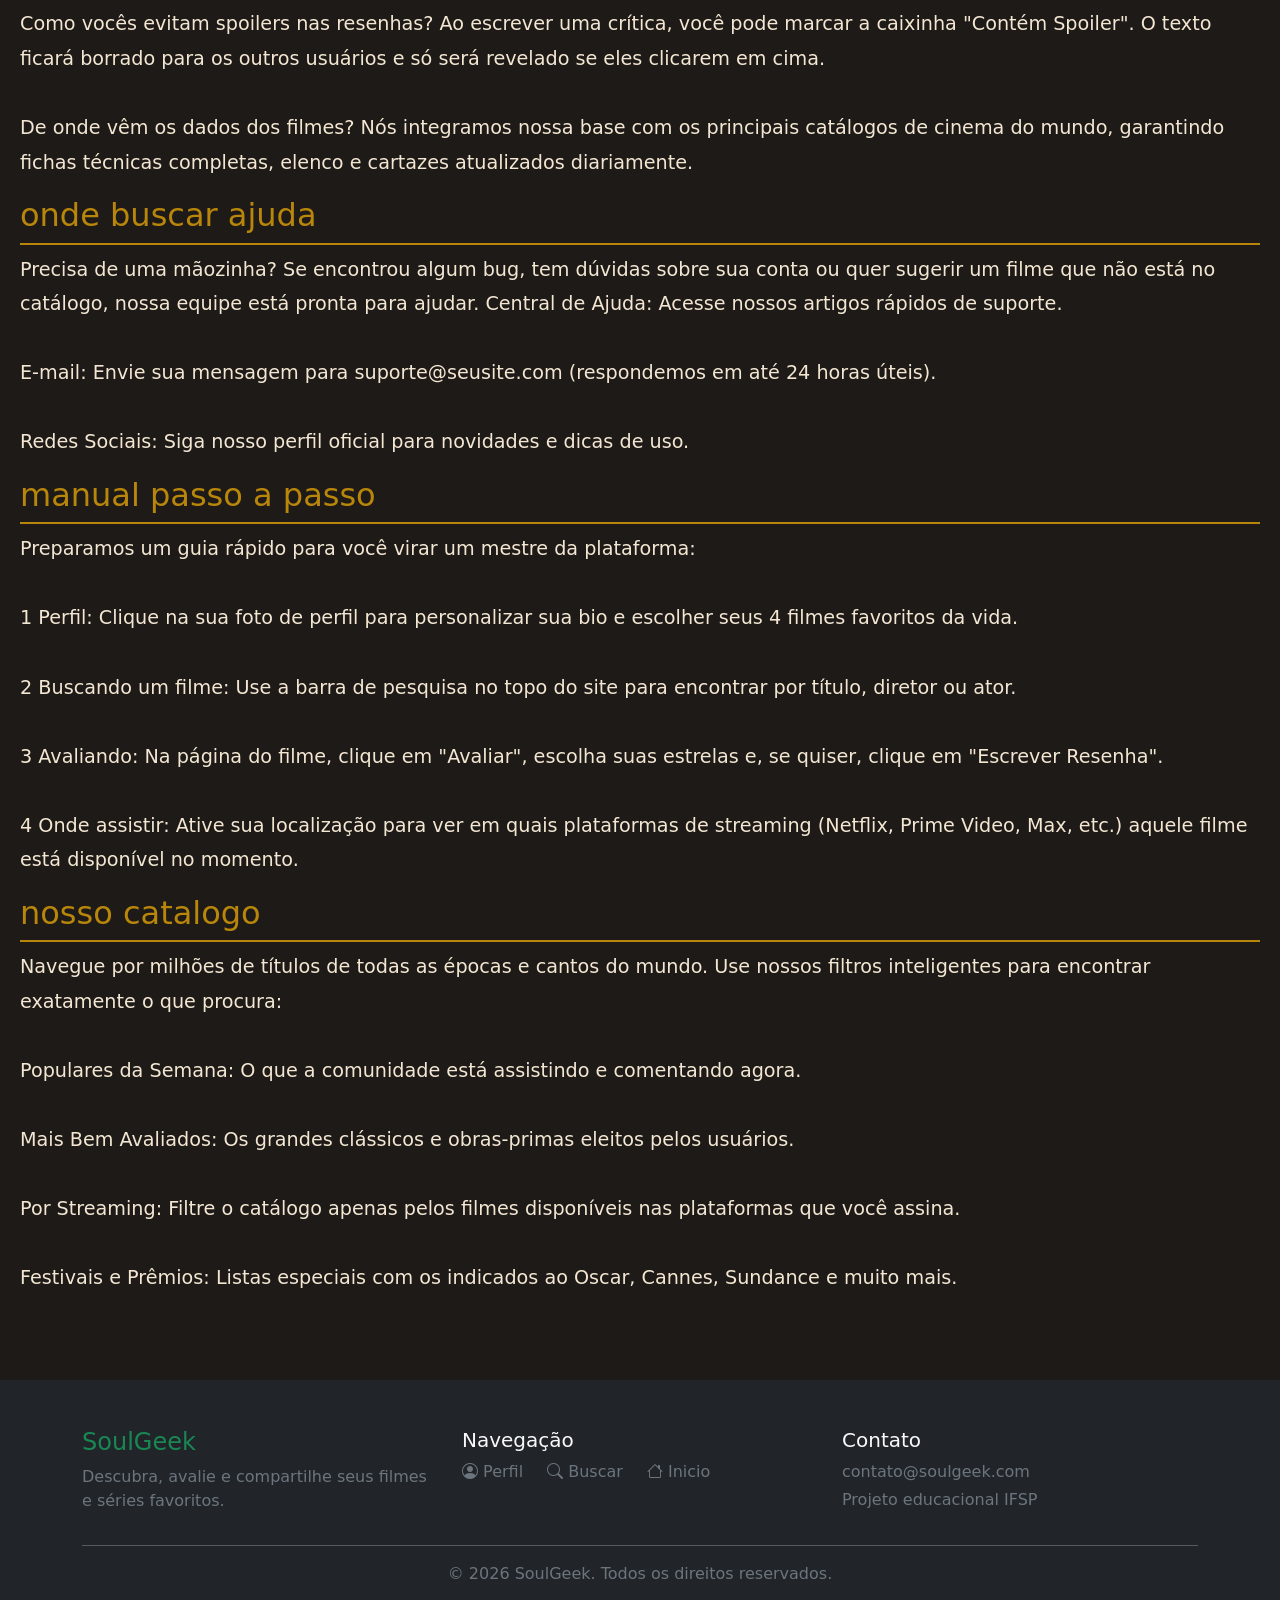
<file: SoulGeek/HTML/Pages/sobre.html>
<!DOCTYPE html>
<html lang="pt-br">
<head>
    <meta charset="UTF-8">
    <meta name="viewport" content="width=device-width, initial-scale=1.0">
    <title>Document</title>
    <!-- Bootstrap -->
    <link
      href="https://cdn.jsdelivr.net/npm/bootstrap@5.3.3/dist/css/bootstrap.min.css"
      rel="stylesheet"
    />

    <!-- Bootstrap Icons -->
    <link
      rel="stylesheet"
      href="https://cdn.jsdelivr.net/npm/bootstrap-icons@1.13.1/font/bootstrap-icons.min.css"
    />

    <script>
      const _tema = localStorage.getItem('tema');
      if (_tema === 'light') document.documentElement.setAttribute('data-theme', 'light');
    </script>

    <!--CSS-->
    <link rel="stylesheet" href="../../Assets/Css/style_padrao.css">
    <link rel="stylesheet" href="../../Assets/Css/style_sobre.css">
    

</head>
<body class="d-flex flex-column min-vh-100">
      <nav class="navbar navbar-dark bg-dark px-4">
        <div class="container-fluid">
          <!-- ESQUERDA -->
          <div class="d-flex align-items-center gap-3">
            <div id="menu-container">
              <button class="btn text-light">
                <i class="bi bi-list fs-2"></i>
              </button>

              <div id="blur"></div>

              <!-- SIDEBAR -->
              <div id="sidebar">
                <a href="../index.html" class="d-block text-decoration-none py-2">
                  <i class="bi bi-house"></i>
                  Início
                </a>

                <a href="perfil.html" class="d-block text-decoration-none py-2">
                  <i class="bi bi-person-circle"></i>
                  Perfil
                </a>

                <a href="serie.html" class="d-block text-decoration-none py-2">
                  <i class="bi bi-search"></i>
                  Buscar
                </a>

                
              </div>
            </div>

            <h1 class="text-light fs-3 m-0">SoulGeek</h1>
          </div>

          <!-- DIREITA -->
          <div class="d-flex align-items-center gap-3">
            <div id="areaUsuario" class="d-flex align-items-center gap-3">
            <button
              type="button"
              class="btn btn-success text-nowrap"
              data-bs-toggle="modal"
              data-bs-target="#Login"
              data-whatever="@getbootstrap"
            >
              Entrar
            </button>

            <div class="modal fade" id="Login" tabindex="-1">
              <div class="modal-dialog">
                <div class="modal-content">
                  <div class="modal-header">
                    <h5 class="modal-title">
                      <i class="bi bi-box-arrow-in-right"></i>
                      Entrar no SoulGeek
                    </h5>

                    <button
                      type="button"
                      class="btn-close"
                      data-bs-dismiss="modal"
                    ></button>
                  </div>

                  <div class="modal-body">
                    <div class="mb-3">
                      <label class="form-label">Email</label>

                      <input
                        type="email"
                        class="form-control"
                        id="loginEmail"
                        placeholder="Digite seu email"
                      />
                    </div>

                    <div class="mb-3">
                      <label class="form-label">Senha</label>

                      <input
                        type="password"
                        class="form-control"
                        id="loginSenha"
                        placeholder="Digite sua senha"
                      />
                    </div>
                    <div class="text-center mt-3">
  Não possui uma conta?
  <a href="#" id="abrirCadastro" class="modal-link">Cadastre-se</a>
</div>
                  </div>
                  
                  <div class="modal-footer">
                    <button class="btn btn-success w-100" id="btnLogin">
                      Entrar
                    </button>
                  </div>
                </div>
              </div>
            </div>

            <button
              type="button"
              class="btn btn-success text-nowrap"
              data-bs-toggle="modal"
              data-bs-target="#SignIn"
              data-whatever="@getbootstrap"
            >
              Cadastrar
            </button>

            <div class="modal fade" id="SignIn" tabindex="-1">
              <div class="modal-dialog">
                <div class="modal-content">
                  <div class="modal-header">
                    <h5 class="modal-title">
                      <i class="bi bi-person-plus"></i>
                      Criar Conta
                    </h5>

                    <button
                      type="button"
                      class="btn-close"
                      data-bs-dismiss="modal"
                    ></button>
                  </div>

                  <div class="modal-body">
                    <div class="mb-3">
                      <label class="form-label">Nome</label>

                      <input
                        type="text"
                        class="form-control"
                        id="cadastroNome"
                        placeholder="Digite seu nome"
                      />
                    </div>

                    <div class="mb-3">
                      <label class="form-label">Email</label>

                      <input
                        type="email"
                        class="form-control"
                        id="cadastroEmail"
                        placeholder="Digite seu email"
                      />
                    </div>

                    <div class="mb-3">
                      <label class="form-label">Senha</label>

                      <input
                        type="password"
                        class="form-control"
                        id="cadastroSenha"
                        placeholder="Crie uma senha"
                      />
                    </div>

                    <div class="mb-3">
                      <label class="form-label">Confirmar Senha</label>

                      <input
                        type="password"
                        class="form-control"
                        id="cadastroConfirmacaoSenha"
                        placeholder="Confirme sua senha"
                      />
                    </div>
                      
                    <div class="text-center mt-3">
    Já possui uma conta?
    <a href="#" id="abrirLogin" class="modal-link">Entrar</a>
</div>
                  </div>
                  
                  <div class="modal-footer">
                    <button class="btn btn-success w-100" id="btnCadastro">
                      Criar Conta
                    </button>
                  </div>
                </div>
              </div>
            </div>
        </div>

          
          </div>
        </div>
      </nav>

<br><br><br>

    <!-- DESCRIÇÃO -->
     
        <main class="blocksobre flex-grow-1">

          <div></div>

          <div>
                <nav class="navsobre">
                  <a href="#sobre-nosso-site">Sobre Nosso Site</a>
                  <a href="#como-funciona">Como Funciona</a>
                  <a href="#sobre-a-api">Sobre a API</a>
                  <a href="#perguntas-já-respondidas">Perguntas Já Respondidas</a>
                  <a href="#onde-buscar-ajuda">Onde Buscar Ajuda</a>
                  <a href="#manual-passo-a-passo">Manual Passo a Passo</a>
                  <a href="#nosso-catalogo">Nosso Catálogo</a>
                </nav>
            </div>

            <div class="sobretexto">
                <h2 id="sobre-nosso-site">sobre nosso site</h2>
                <p>Seu novo ponto de encontro favorito no cinema. Somos uma rede social feita por e para apaixonados por filmes. Aqui, você não apenas descobre o que assistir a seguir, mas também mantém um diário visual de tudo o que já viu, compartilha suas opiniões com amigos e se conecta com uma comunidade global de cinéfilos. Do clássico cult ao último lançamento do streaming, sua jornada cinematográfica começa aqui.</p>
            
                <h2 id="como-funciona">como funciona</h2>
                <p>É simples e direto:<br><br>

                      Crie seu Diário: Marque os filmes que você assistiu, adicione a data e dê uma nota de 1 a 5 estrelas.<br><br>

                      Escreva Resenhas: Compartilhe suas críticas (com ou sem spoilers) e leia o que os outros estão achando.<br><br>

                      Monte Listas: Organize seus filmes favoritos por gênero, humor, diretores ou crie aquela lista perfeita de "filmes para assistir no inverno".<br><br>

                      Siga Amigos: Descubra o que sua rede está assistindo e encontre novas recomendações em tempo real.</p>

                <h2 id="sobre-a-api">sobre a API</h2>
                <p>Quer levar nossos dados de cinema para o seu aplicativo ou site? Nossa API pública oferece acesso fácil e rápido a metadados de filmes, avaliações da comunidade, listas populares e muito mais. Tudo estruturado em JSON para facilitar a sua integração. Para começar a desenvolver, acesse nosso portal de desenvolvedores, gere sua chave de acesso e consulte nossa documentação completa.</p>

                <h2 id="perguntas-já-respondidas">perguntas já respondidas</h2>
                <p>O site é gratuito? Sim! Você pode criar sua conta, avaliar filmes e criar listas sem pagar nada. No futuro, teremos planos premium com estatísticas avançadas e sem anúncios.<br><br>

                      Como vocês evitam spoilers nas resenhas? Ao escrever uma crítica, você pode marcar a caixinha "Contém Spoiler". O texto ficará borrado para os outros usuários e só será revelado se eles clicarem em cima.<br><br>

                      De onde vêm os dados dos filmes? Nós integramos nossa base com os principais catálogos de cinema do mundo, garantindo fichas técnicas completas, elenco e cartazes atualizados diariamente.

                <h2 id="onde-buscar-ajuda">onde buscar ajuda</h2>
                <p>Precisa de uma mãozinha? Se encontrou algum bug, tem dúvidas sobre sua conta ou quer sugerir um filme que não está no catálogo, nossa equipe está pronta para ajudar.

                    Central de Ajuda: Acesse nossos artigos rápidos de suporte.<br><br>

                    E-mail: Envie sua mensagem para suporte@seusite.com (respondemos em até 24 horas úteis).<br><br>

                    Redes Sociais: Siga nosso perfil oficial para novidades e dicas de uso.</p>

                <h2 id="manual-passo-a-passo">manual passo a passo</h2>
                <p>Preparamos um guia rápido para você virar um mestre da plataforma:<br><br>

                   1 Perfil: Clique na sua foto de perfil para personalizar sua bio e escolher seus 4 filmes favoritos da vida.<br><br>

                   2 Buscando um filme: Use a barra de pesquisa no topo do site para encontrar por título, diretor ou ator.<br><br>

                   3 Avaliando: Na página do filme, clique em "Avaliar", escolha suas estrelas e, se quiser, clique em "Escrever Resenha".<br><br>

                   4 Onde assistir: Ative sua localização para ver em quais plataformas de streaming (Netflix, Prime Video, Max, etc.) aquele filme está disponível no momento.</p>

                <h2 id="nosso-catalogo">nosso catalogo</h2>
                <p>Navegue por milhões de títulos de todas as épocas e cantos do mundo. Use nossos filtros inteligentes para encontrar exatamente o que procura:<br><br>

                    Populares da Semana: O que a comunidade está assistindo e comentando agora.<br><br>

                    Mais Bem Avaliados: Os grandes clássicos e obras-primas eleitos pelos usuários.<br><br>

                    Por Streaming: Filtre o catálogo apenas pelos filmes disponíveis nas plataformas que você assina.<br><br>

                    Festivais e Prêmios: Listas especiais com os indicados ao Oscar, Cannes, Sundance e muito mais.</p>
            </div>
            
            <div></div>


        </main>

        <section id="Sombra">
              <input type="checkbox" id="btnClaroEscuro" />
               <label for="btnClaroEscuro" class="slider">
                   <div id="fundo" class="btn btn-dark">
                      <i id="Sol" class="bi bi-brightness-high-fill"></i>
                       <i id="Lua" class="bi bi-moon-stars-fill"></i>
                  </div>
               </label>
          </section>        

        <footer class="bg-dark text-light py-5 mt-5">
      <div class="container">
        <div class="row">
          <div class="col-md-4">
            <h4 class="text-success">SoulGeek</h4>

            <p class="text-secondary">
              Descubra, avalie e compartilhe seus filmes e séries favoritos.
            </p>
          </div>

          <div class="col-md-4">
            <h5>Navegação</h5>
            <div class="gap-4 d-flex">
              <a href="perfil.html" class="text-secondary text-decoration-none">
                <i class="bi bi-person-circle"></i>
                Perfil
              </a>

              <a href="serie.html" class="text-secondary text-decoration-none">
                <i class="bi bi-search"></i>
                Buscar
              </a>

              <a href="../index.html" class="text-secondary text-decoration-none">
                <i class="bi bi-house"></i>
                Inicio
              </a>
            </div>
          </div>

          <div class="col-md-4">
            <h5>Contato</h5>

            <p class="text-secondary mb-1">contato@soulgeek.com</p>

            <p class="text-secondary">Projeto educacional IFSP</p>
          </div>
        </div>

        <hr />

        <p class="text-center text-secondary mb-0">
          © 2026 SoulGeek. Todos os direitos reservados.
        </p>
      </div>
    </footer>
     
    <script src="https://cdn.jsdelivr.net/npm/bootstrap@5.3.8/dist/js/bootstrap.bundle.min.js"></script>
    <script src="../../Assets/Java/main.js"></script>

</body>
</html>


</body>
</html>
</file>
<file: SoulGeek/Assets/Css/style_padrao.css>
:root {
    /* Tema ESCURO (padrão) */
    --cor-destaque: #B8860B;
    --cor-sidebar: #241D18;
    --nav-bg: #2B2520;
    --bg: #1E1A17;
    --text: #F3E7D3;
    --modal-text: #F3E7D3;
    --input-bg: #3A312B;
    --input-border: #6A5A4B;
    --card-shadow: rgba(0,0,0,.35);
    --card-border: rgba(255,255,255,.08);
    --footer-bg: #120F0D;
}

[data-theme="light"] {
    --cor-destaque: #6F4E37;
    --cor-sidebar: #DCCCB5;
    --nav-bg: #FFF8EC;
    --bg: #F4E9D8;
    --text: #3B2F2F;
    --modal-text: #FFF8EC;
    --input-bg: #FDF6EA;
    --input-border: #CDBA9A;
    --card-shadow: rgba(0,0,0,.12);
    --card-border: rgba(0,0,0,.12);
   --footer-bg: #DCCCB5;
}

body{
    background-color: var(--bg);
    color: var(--text);
    transition: background-color 0.3s, color 0.3s;
}

#sidebar{
    position: fixed;
    top: 0;
    left: -250px;
    width: 250px;
    height: 100vh;
    background-color: var(--cor-sidebar);
    padding: 20px;
    transition: 0.3s;
    z-index: 999;
}

#menu-container:hover #sidebar{
    left: 0;
}
#menu-container:hover #blur{
    opacity: 1;
}

#blur{
    position: fixed;
    top: 0;
    left: 0;
    width: 100%;
    height: 100%;
    backdrop-filter: blur(6px);
    background-color: rgba(0,0,0,0.2);
    opacity: 0;
    transition: 0.3s;
    z-index: 998;
    pointer-events: none;
}

#sidebar a{
    color: var(--text);
}

#sidebar a:hover{
    color: var(--cor-destaque);
}


/*ClaroEscuro*/

#Lua{
    display: none;
    opacity: 0.8;
    
}
#Sol{
    display: block;
    opacity: 0.8;
    
}
#Sombra{
    position: fixed;
    bottom: 20px;
    right: 20px;
    z-index: 1000;
}

#btnClaroEscuro:checked + label #Lua{
    display: block;
}

#btnClaroEscuro:checked + label #Sol{
    display: none;
}

#btnClaroEscuro{
    display: none;
}
#fundo{
    width: 50px;
    height: 40px;
    background-color: #343a40;
    display: flex;
    align-items: center;
    justify-content: center;
    transition: background-color 0.3s;
    border-radius: 15px;
    position: relative;
    cursor: pointer;
}

.footer-bg {
    background-color: var(--footer-bg) !important;
}
.footer-titulo{
    color: var(--cor-destaque);
}

.footer-texto{
    color: var(--text);
    opacity: .75;
}

.footer-link{
    color: var(--text);
    text-decoration: none;
    opacity: .75;
    transition: .25s;
}

.footer-link:hover{
    color: var(--cor-destaque);
    opacity: 1;
}

.navbar {
  background-color: var(--nav-bg);
  box-shadow:var(--card-shadow);
  color: var(--text);
}

.navbar a {
  color: var(--text);
  text-decoration: none;
  transition: .2s;
}



.navbar a:hover {
  color: var(--cor-destaque);
}

.navbar .btn {
  color: var(--text);
  border-color: var(--cor-destaque);
}

.navbar .btn:hover {
  background-color: var(--cor-destaque);
  color: #fff;
}
</file>
<file: SoulGeek/Assets/Css/style_index.css>
body{
    background-color: var(--bg);
    color: var(--text);
    transition: background-color 0.3s, color 0.3s;
}


/*Carousel*/
#carousel img{
    height: 550px;
    object-fit: cover;
}

#carousel{
    margin-top: 30px;
}
.img-diabo{
    object-position: center 05%;
}
.img-lalaland{
    object-position: center 30%;
}
.img-como{
    object-position: center 10%;
}
.img-homem{
    object-position: center 30%;
}


#carouselFilmes{
    margin-left: 10px;
    margin-right: 10px;
    border-radius: 20px;
    overflow: hidden;
    box-shadow: 0 8px 25px rgba(0,0,0,0.3);
}
/*Card*/
#sobre .card{
    transition: 0.3s;
    border: none;
    color: var(--text);
    border-radius: 8px;
    background-color: var(--nav-bg)
}

#sobre .card:hover{
    transform: translateY(-3px);
    box-shadow: 0 8px 25px rgba(0,0,0,0.3);
}




/*Filmes*/

.media-card{
    position: relative;
    display: block;
    overflow: hidden;
    border-radius: 10px;
    transition: all 0.3s;

}

.media-card img{
    width: 100%;
    height: 300px;
    object-fit: cover;
    transition: 0.3s;
}

.media-title{
    z-index: 1;
    position: absolute;
    top: 50%;
    left: 50%;
    transform: translate(-50%, -50%);
    color: white;
    font-size: 1.2rem;
    font-weight: bold;
    opacity: 0;
    transition: 0.3s;
    text-align: center;
}

.media-card:hover img{
    filter:  brightness(30%);
    transform: scale(1.05);    
}
.media-card:hover{
    box-shadow: 0 8px 25px rgba(0,0,0,0.5);
    transform: translateY(-5px);
}
.media-card:hover .media-title{
    opacity: 1;
}


/*Modal*/
.modal-content{
    border-radius:20px;
    background-color: var(--nav-bg) !important;
    color: var(--text) !important;
}

.modal-header{
    background:var(--cor-destaque);
    color:var(--modal-text);
}

.modal-header .btn-close{
    filter: invert(1);
}

.modal-footer{
    border:none;
}

.modal-link{
    color:var(--cor-destaque);
    font-weight:600;
    text-decoration:none;
}

.modal-link:hover{
    text-decoration:underline;
}




.modal-link a{
    color: var(--cor-destaque);
    font-weight: 600;
}


/* Inputs dos modais */
.navbar .form-control {
    background-color: var(--input-bg) !important;
    color: var(--text) !important;
    border-color: var(--input-border) !important;
}

.form-control {
    background-color: var(--input-bg) !important;
    color: var(--text) !important;
    border-color: var(--input-border) !important;
}

.form-control::placeholder {
    color: #aaa !important;
}



/* Footer */
</file>
<file: SoulGeek/Assets/Css/style_sobre.css>
.sobretexto{
    align-items: center;
    font-size: 1.2rem;
    color: var(--text);
    border-radius: 8px;
    padding: 20px;
    
}

.sobretexto p{
    line-height:1.8;
}

.sobretexto h2{
    color: var(--cor-destaque);
    border-bottom:2px solid var(--cor-destaque);
    padding-bottom:8px;
}

.navsobre{
    position: sticky;
    top: 120px; /* ajuste conforme a altura da navbar */

    display: flex;
    flex-direction: column;
    gap: 10px;

    padding: 20px;

    border-radius: 12px;
    background: var(--card-sobre-bg);
    border: 1px solid var(--card-border);
    box-shadow: 0 6px 12px var(--card-shadow);

}

.secao-sobre{
    background-color: var(--card-sobre-bg);;
    border: 1px solid var(--card-border);
    box-shadow: 0 6px 12px var(--card-shadow);
    border-radius: 12px;
    padding: 25px;
    margin-bottom: 30px;
    transition:0.25s;
}

.secao-sobre:hover{
    transform:translateY(-3px);
}

.navsobre a{
    text-decoration: none;
    color: var(--cor-destaque);
    padding: 12px 16px;
    border-radius: 8px;
    font-weight: 500;
    transition: .25s;
}

.navsobre a:hover{
    filter: brightness(1.1);
    transform: translateX(5px);
}
</file>
